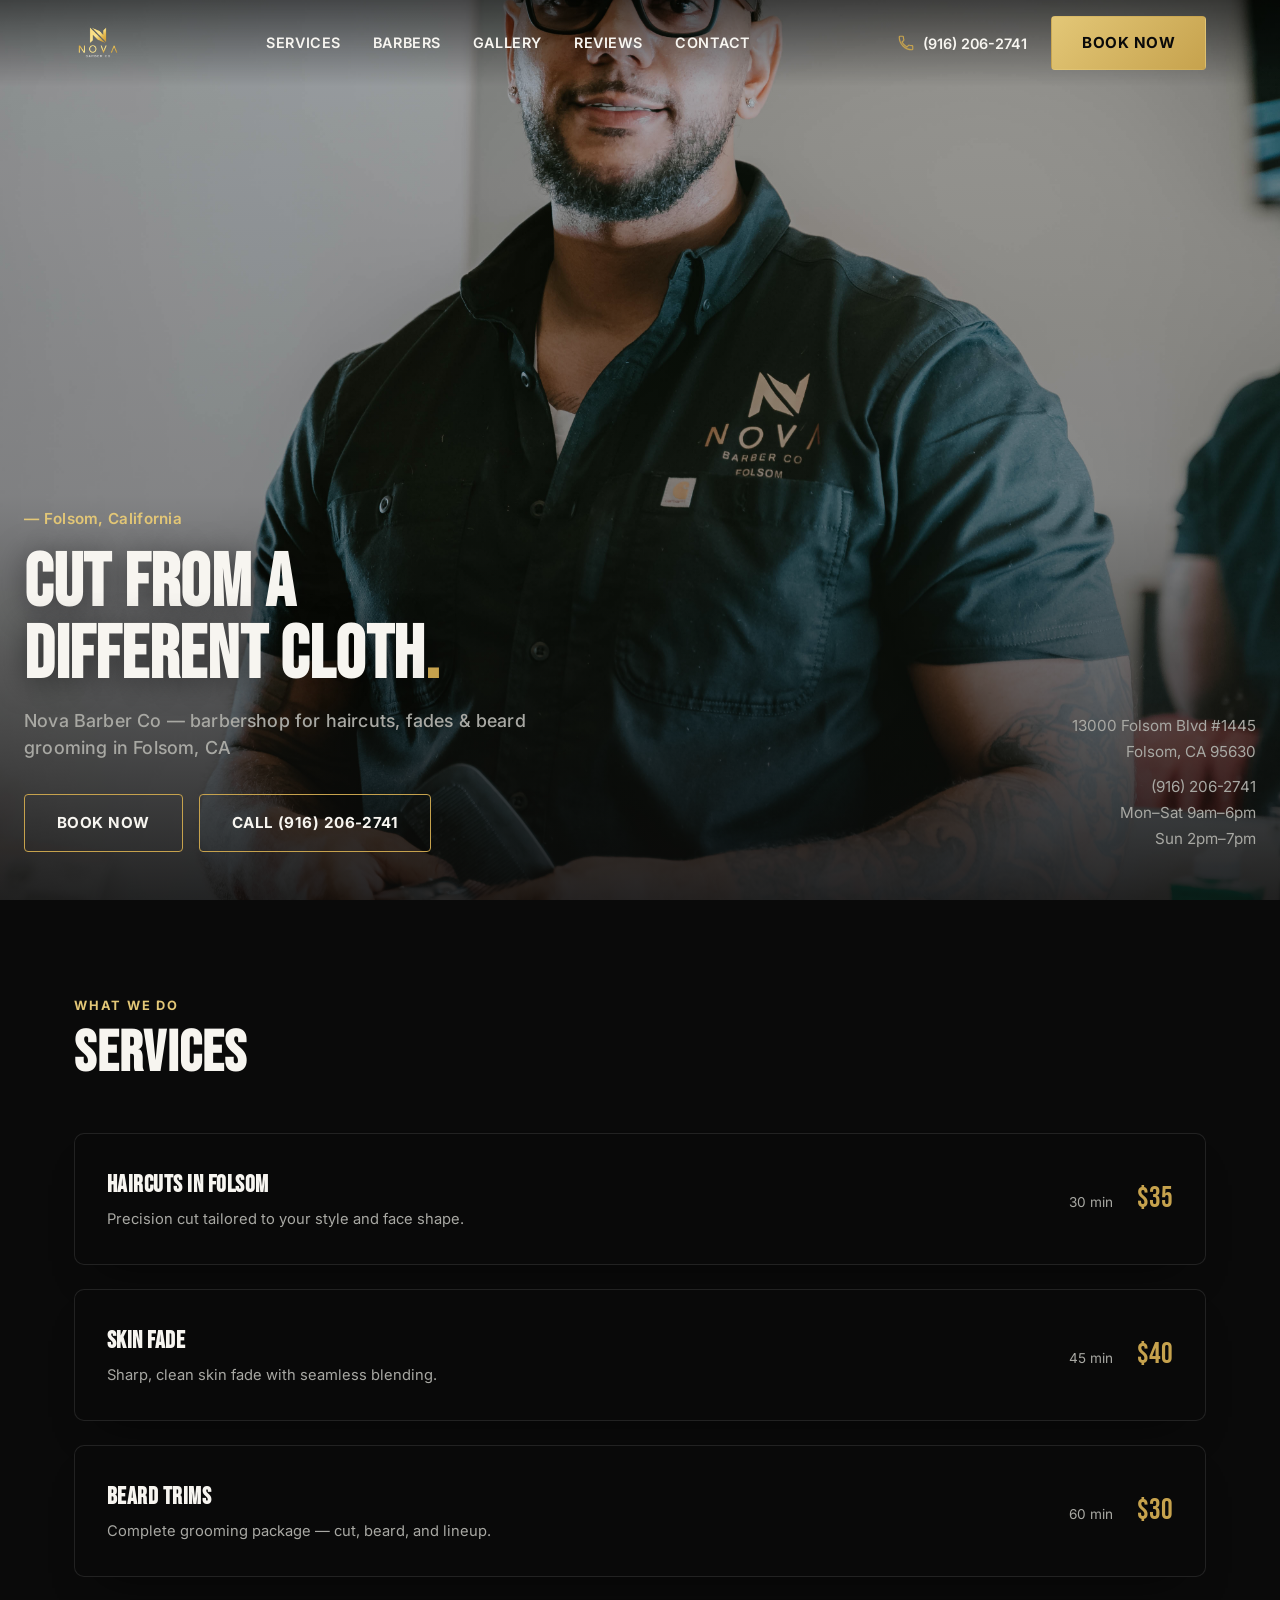
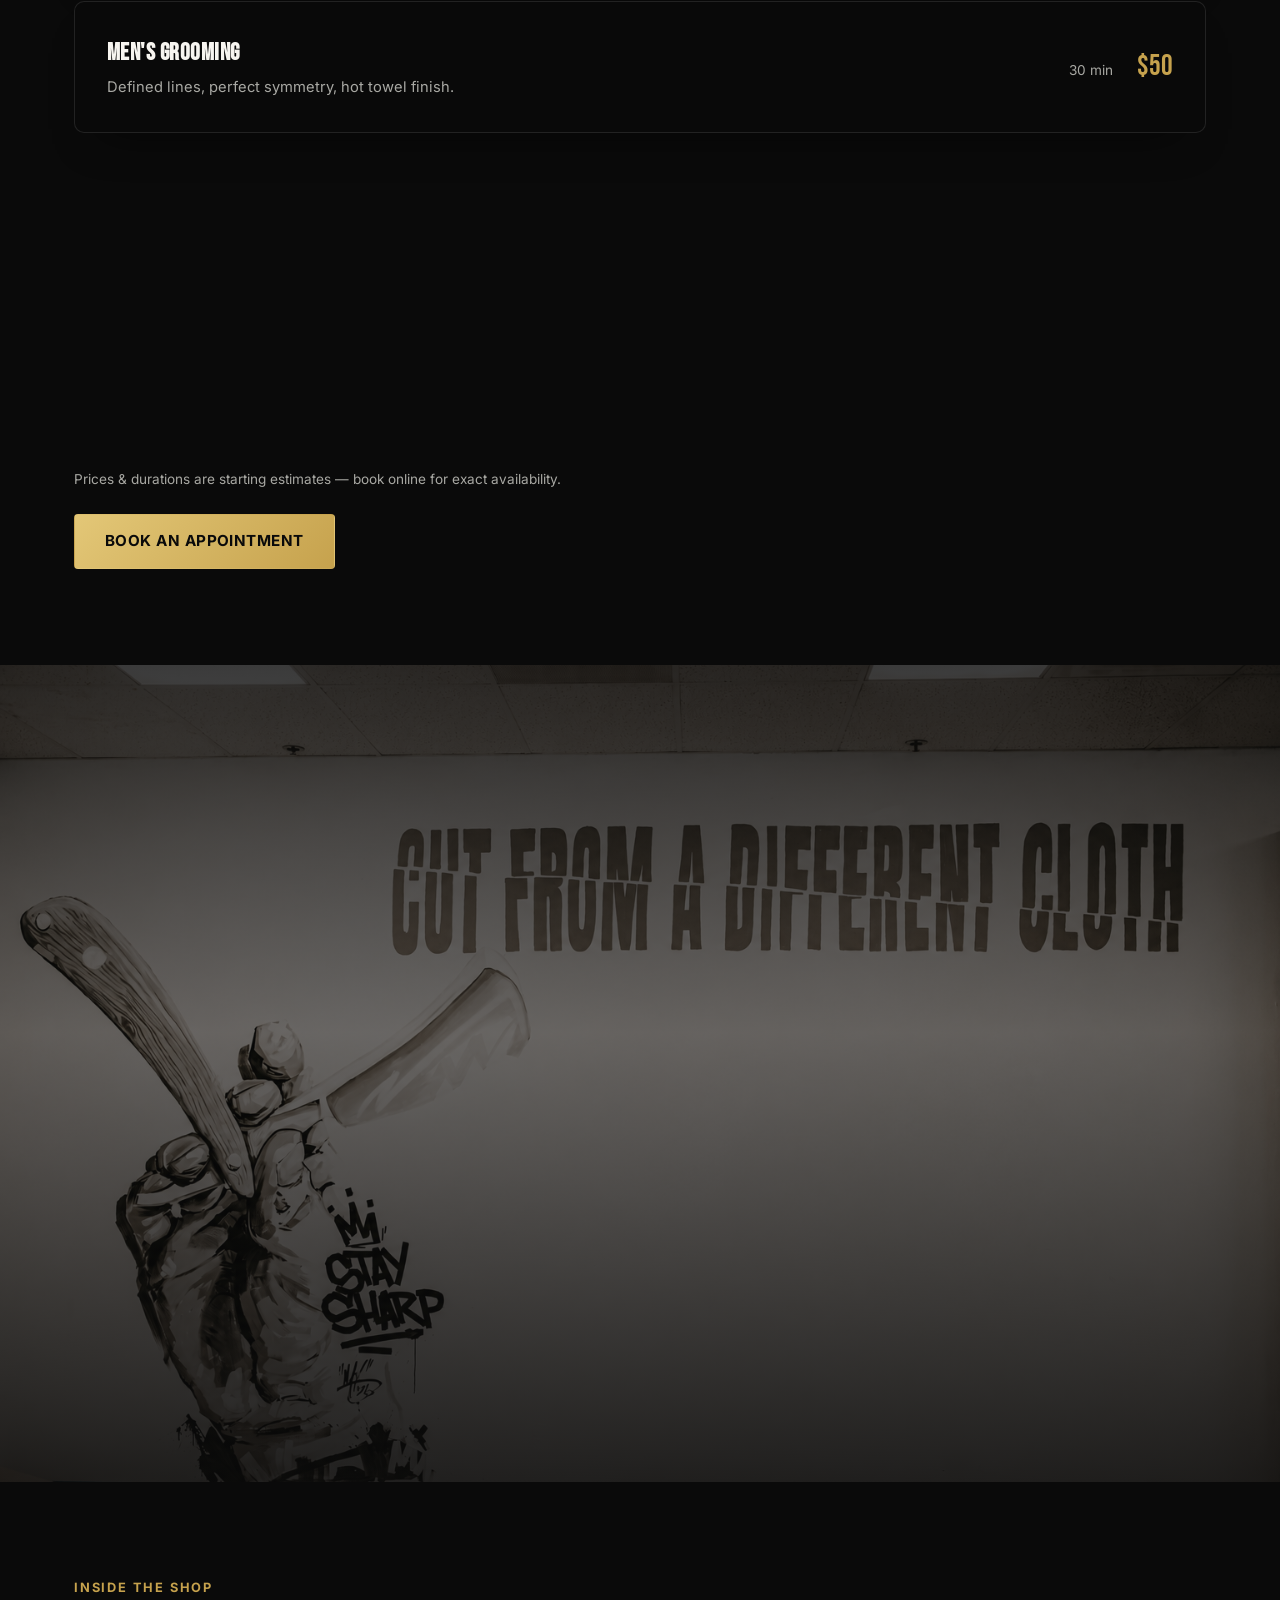
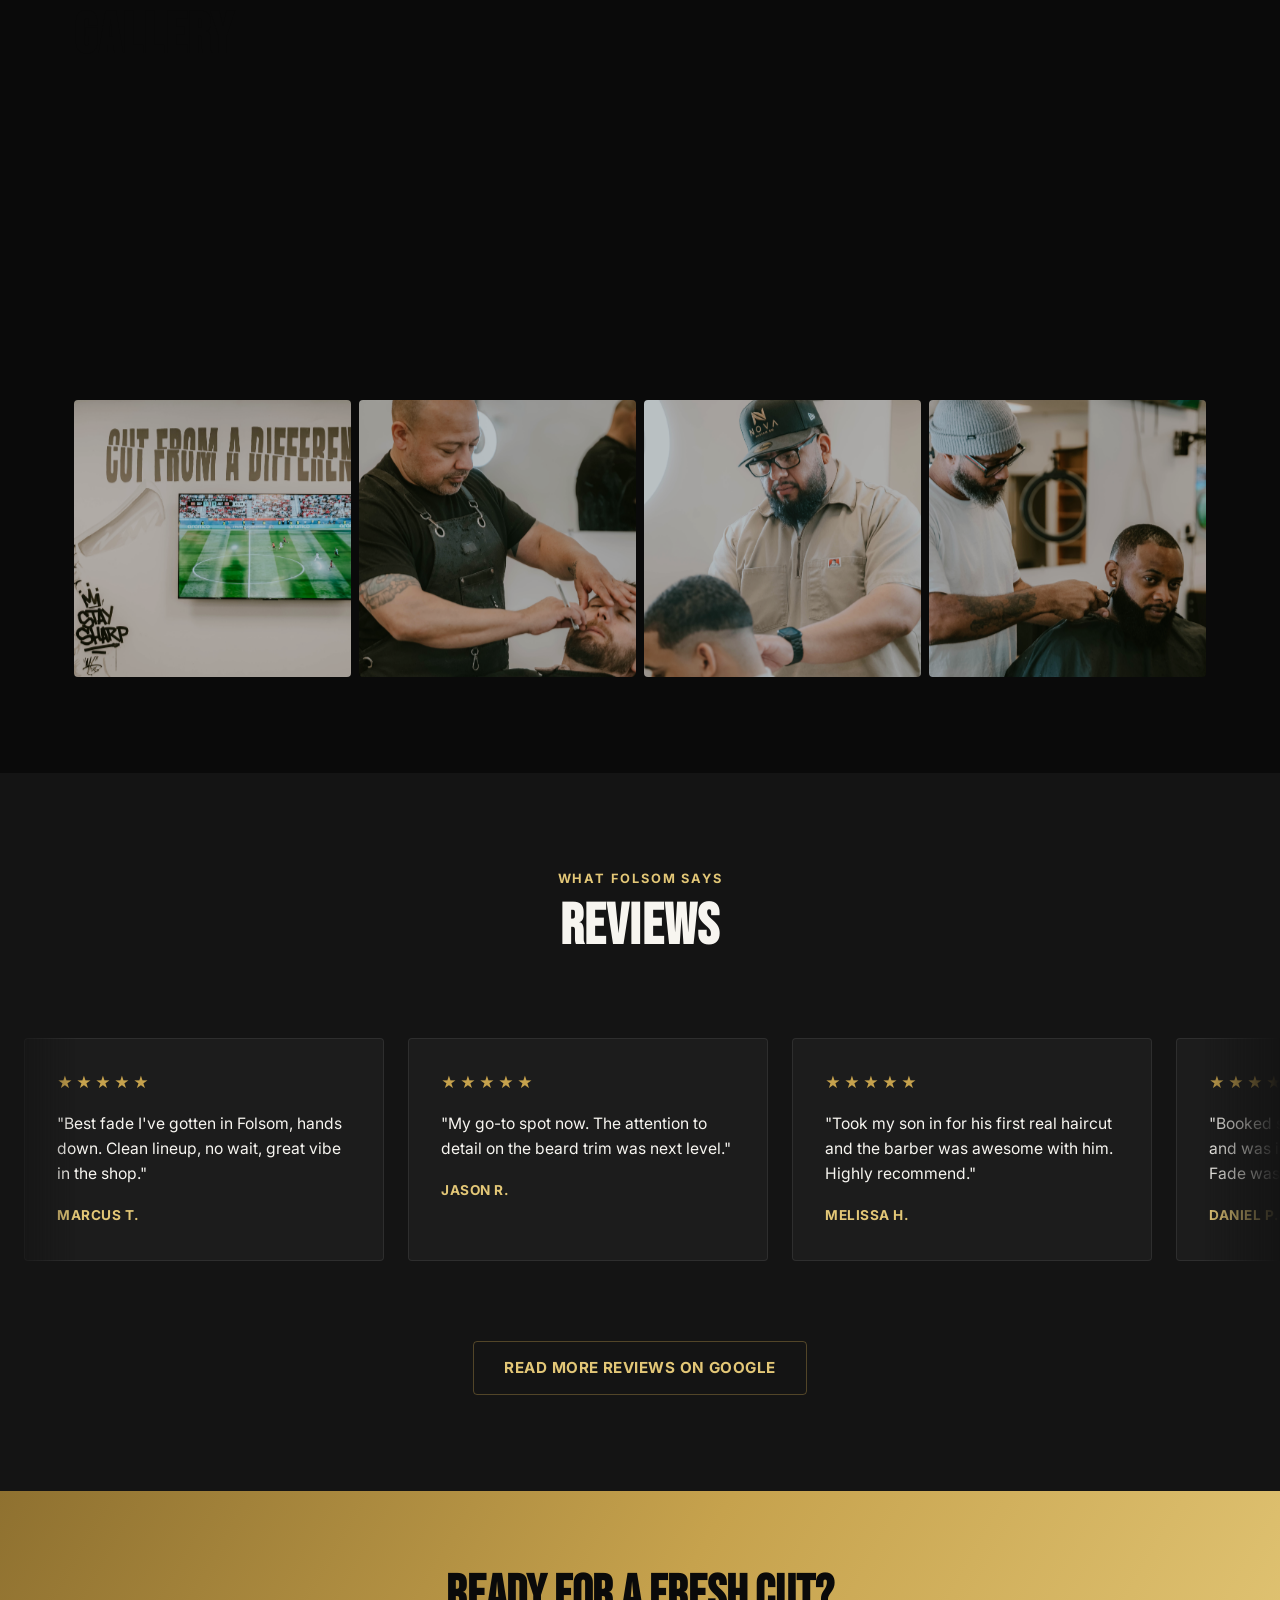
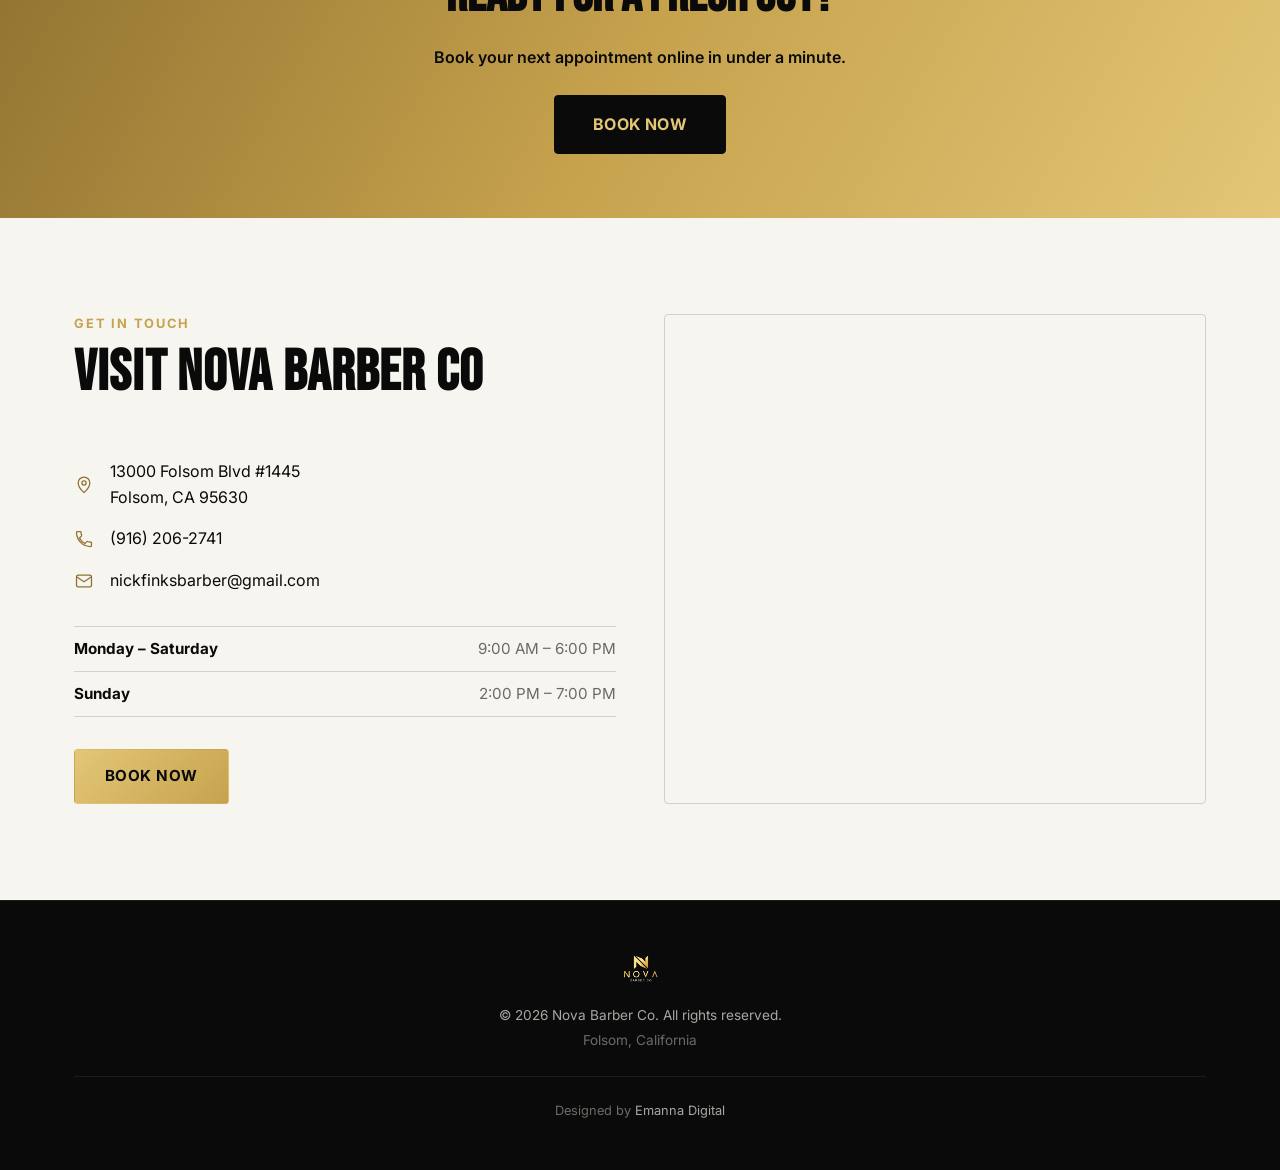
<file: index.html>
<!DOCTYPE html>
<html lang="en">
<head>
<meta charset="UTF-8">
<meta name="viewport" content="width=device-width, initial-scale=1.0">

<!-- Google tag (gtag.js) — GA4 -->
<script async src="https://www.googletagmanager.com/gtag/js?id=G-6K9HRZ054F"></script>
<script>
  window.dataLayer = window.dataLayer || [];
  function gtag(){dataLayer.push(arguments);}
  gtag('js', new Date());
  gtag('config', 'G-6K9HRZ054F');
</script>

<title>Nova Barber Co | Folsom, CA Barbershop — Haircuts &amp; Fades</title>
<meta name="description" content="Nova Barber Co — precision haircuts, fades, beard trims &amp; men's grooming in Folsom, CA. Book online today.">
<link rel="canonical" href="https://novabarberco.com/">
<link rel="icon" type="image/png" href="media/nova-logo-transparent.png">

<meta property="og:type" content="website">
<meta property="og:site_name" content="Nova Barber Co">
<meta property="og:title" content="Nova Barber Co | Folsom, CA Barbershop">
<meta property="og:description" content="Precision haircuts, fades, beard trims &amp; men's grooming in Folsom, CA. Book online today.">
<meta property="og:url" content="https://novabarberco.com/">
<meta property="og:image" content="https://novabarberco.com/media/nova-logo-transparent.png">
<meta name="twitter:card" content="summary_large_image">
<meta name="twitter:title" content="Nova Barber Co | Folsom, CA Barbershop">
<meta name="twitter:description" content="Precision haircuts, fades, beard trims &amp; men's grooming in Folsom, CA. Book online today.">
<meta name="twitter:image" content="https://novabarberco.com/media/nova-logo-transparent.png">
<link rel="preconnect" href="https://fonts.googleapis.com">
<link rel="preconnect" href="https://fonts.gstatic.com" crossorigin>
<link href="https://fonts.googleapis.com/css2?family=Bebas+Neue&family=Inter:wght@400;500;600;700;800&display=swap" rel="stylesheet">
<link rel="stylesheet" href="css/styles.css">
<script type="application/ld+json">
{
  "@context": "https://schema.org",
  "@type": "HairSalon",
  "name": "Nova Barber Co",
  "image": "https://novabarberco.com/media/nova-logo-transparent.png",
  "url": "https://novabarberco.com/",
  "telephone": "+1-916-206-2741",
  "email": "nickfinksbarber@gmail.com",
  "priceRange": "$$",
  "address": {
    "@type": "PostalAddress",
    "streetAddress": "13000 Folsom Blvd #1445",
    "addressLocality": "Folsom",
    "addressRegion": "CA",
    "postalCode": "95630",
    "addressCountry": "US"
  },
  "openingHoursSpecification": [
    {
      "@type": "OpeningHoursSpecification",
      "dayOfWeek": ["Monday", "Tuesday", "Wednesday", "Thursday", "Friday", "Saturday"],
      "opens": "09:00",
      "closes": "18:00"
    },
    {
      "@type": "OpeningHoursSpecification",
      "dayOfWeek": ["Sunday"],
      "opens": "14:00",
      "closes": "19:00"
    }
  ]
}
</script>
</head>
<body>

<div class="preloader" id="preloader" role="status" aria-live="polite">
  <div class="barber-pole">
    <span class="pole-cap pole-cap-top"></span>
    <span class="pole-stripes"></span>
    <span class="pole-cap pole-cap-bottom"></span>
  </div>
  <p class="preloader-text">Loading<span class="dot">.</span><span class="dot">.</span><span class="dot">.</span></p>
</div>

<a class="skip-link" href="#main-content">Skip to main content</a>

<!-- ============ HEADER / NAV ============ -->
<header class="site-header" id="siteHeader">
  <div class="header-inner">
    <a href="#top" class="logo-mark" aria-label="Nova Barber Co home">
      <img src="media/nova-logo-transparent.png" alt="Nova Barber Co logo">
    </a>

    <nav class="main-nav" id="mainNav" aria-label="Primary">
      <ul>
        <li><a href="#services">Services</a></li>
        <li><a href="team.html">Barbers</a></li>
        <li><a href="#gallery">Gallery</a></li>
        <li><a href="#reviews">Reviews</a></li>
        <li><a href="#contact">Contact</a></li>
      </ul>
    </nav>

    <div class="header-actions">
      <a href="tel:+19162062741" class="header-phone">
        <svg viewBox="0 0 24 24" fill="none" aria-hidden="true"><path d="M6.6 10.8c1.4 2.8 3.8 5.1 6.6 6.6l2.2-2.2c.3-.3.7-.4 1-.2 1.1.4 2.3.6 3.6.6.6 0 1 .4 1 1V20c0 .6-.4 1-1 1C10.6 21 3 13.4 3 4c0-.6.4-1 1-1h3.5c.6 0 1 .4 1 1 0 1.3.2 2.5.6 3.6.1.4 0 .8-.2 1L6.6 10.8z" stroke="currentColor" stroke-width="1.6"/></svg>
        <span>(916) 206-2741</span>
      </a>
      <a href="https://booksy.com/en-us/1735048_nova-barber-co_barber-shop_119563_folsom" target="_blank" rel="noopener" class="btn btn-gold header-book">Book Now</a>
    </div>

    <button class="nav-toggle" id="navToggle" aria-label="Toggle menu" aria-expanded="false" aria-controls="mainNav">
      <span></span><span></span><span></span>
    </button>
  </div>
</header>

<div class="nav-scrim" id="navScrim"></div>

<main id="main-content">

  <!-- ============ HERO ============ -->
  <section class="hero" id="top">
    <div class="hero-media">
      <video autoplay muted loop playsinline webkit-playsinline="true" preload="auto" poster="media/TAP09885.jpg">
        <source src="media/nova-interior.mp4" type="video/mp4">
      </video>
      <div class="hero-overlay"></div>
    </div>

    <div class="hero-bottom">
      <div class="hero-bottom-left">
        <p class="hero-eyebrow">— Folsom, California</p>
        <h1 class="hero-heading">Cut From A<br>Different Cloth<span class="hero-dot">.</span><span class="hero-h1-sub">Nova Barber Co — barbershop for haircuts, fades &amp; beard grooming in Folsom, CA</span></h1>
        <div class="hero-ctas">
          <a href="https://booksy.com/en-us/1735048_nova-barber-co_barber-shop_119563_folsom" target="_blank" rel="noopener" class="btn btn-outline-hero">Book Now</a>
          <a href="tel:+19162062741" class="btn btn-outline-hero">Call (916) 206-2741</a>
        </div>
      </div>

      <div class="hero-bottom-right">
        <p>13000 Folsom Blvd #1445</p>
        <p>Folsom, CA 95630</p>
        <p class="hero-bottom-gap">(916) 206-2741</p>
        <p>Mon–Sat 9am–6pm</p>
        <p>Sun 2pm–7pm</p>
      </div>
    </div>
  </section>

  <!-- ============ SERVICES ============ -->
  <section class="services" id="services">
    <div class="section-inner">
      <p class="section-eyebrow section-eyebrow--light">What We Do</p>
      <h2 class="section-title section-title--light">Services</h2>

      <ul class="service-list">
        <li class="service-row">
          <div class="service-info">
            <h3>Haircuts in Folsom</h3>
            <p>Precision cut tailored to your style and face shape.</p>
          </div>
          <div class="service-meta">

            <span class="service-time">30 min</span>

            <span class="service-price">$35</span>

          </div>
        </li>
        <li class="service-row">
          <div class="service-info">
            <h3>Skin Fade</h3>
            <p>Sharp, clean skin fade with seamless blending.</p>
          </div>
          <div class="service-meta">

            <span class="service-time">45 min</span>

            <span class="service-price">$40</span>

          </div>
        </li>
        <li class="service-row">
          <div class="service-info">
            <h3>Beard Trims</h3>
            <p>Complete grooming package — cut, beard, and lineup.</p>
          </div>
          <div class="service-meta">

            <span class="service-time">60 min</span>

            <span class="service-price">$30</span>

          </div>
        </li>
        <li class="service-row">
          <div class="service-info">
            <h3>Men's Grooming</h3>
            <p>Defined lines, perfect symmetry, hot towel finish.</p>
          </div>
          <div class="service-meta">

            <span class="service-time">30 min</span>

            <span class="service-price">$50</span>

          </div>
        </li>
        <li class="service-row">
          <div class="service-info">
            <h3>Kids Haircuts</h3>
            <p>Fresh cuts for the younger generation. Under 12.</p>
          </div>
          <div class="service-meta">

            <span class="service-time">30 min</span>

            <span class="service-price">$30</span>

          </div>
        </li>
        <li class="service-row">
          <div class="service-info">
            <h3>Taper Fades</h3>
            <p>Clean, gradual fade with natural blending and sharp edges.</p>
          </div>
          <div class="service-meta">

            <span class="service-time">75 min</span>

            <span class="service-price">$40</span>

          </div>
        </li>
      </ul>

      <p class="service-note">Prices &amp; durations are starting estimates — book online for exact availability.</p>
      <a href="https://booksy.com/en-us/1735048_nova-barber-co_barber-shop_119563_folsom" target="_blank" rel="noopener" class="btn btn-gold">Book an Appointment</a>
    </div>
  </section>

  <!-- ============ TEAM TEASER ============ -->
  <section class="team-teaser">
    <div class="team-teaser-media">
      <img src="media/mural-stay-sharp.png" alt="Cut From A Different Cloth mural wall at Nova Barber Co" loading="lazy">
      <div class="team-teaser-overlay"></div>
    </div>

    <div class="section-inner team-teaser-content">
      <p class="section-eyebrow section-eyebrow--light">The Chair Is Only Half The Story</p>
      <h2 class="team-teaser-title">Meet The Barbers</h2>

      <div class="team-teaser-avatars">
        <img src="media/TAP09873.jpg" alt="Keith">
        <img src="media/TAP09878.jpg" alt="Nick">
        <img src="media/TAP09868.jpg" alt="Bryan">
        <img src="media/TAP09884.jpg" alt="TJ">
        <img src="media/marcos.png" alt="Marcos">
      </div>

      <p class="team-teaser-sub">Five barbers, one standard — precision, consistency, and a shop culture built by founder Nick Finks.</p>
      <a href="team.html" class="btn btn-outline-hero">Learn More About Our Team</a>
    </div>
  </section>

  <!-- ============ GALLERY ============ -->
  <section class="gallery" id="gallery">
    <div class="section-inner">
      <p class="section-eyebrow">Inside The Shop</p>
      <h2 class="section-title">Gallery</h2>

      <div class="gallery-grid">
        <div class="gallery-item">
          <div class="gallery-frame">
            <img src="media/TAP09885.jpg" alt="Nova Barber Co waiting area and mural" loading="lazy">
          </div>
          <span class="gallery-shine" aria-hidden="true"></span>
        </div>
        <div class="gallery-item">
          <div class="gallery-frame">
            <img src="media/TAP09859.jpg" alt="Fresh fade haircut in progress" loading="lazy">
          </div>
          <span class="gallery-shine" aria-hidden="true"></span>
        </div>
        <div class="gallery-item">
          <div class="gallery-frame">
            <img src="media/TAP09862.jpg" alt="Barber giving a straight razor lineup" loading="lazy">
          </div>
          <span class="gallery-shine" aria-hidden="true"></span>
        </div>
        <div class="gallery-item">
          <div class="gallery-frame">
            <img src="media/TAP09876.jpg" alt="Barber styling braids for a client" loading="lazy">
          </div>
          <span class="gallery-shine" aria-hidden="true"></span>
        </div>
        <div class="gallery-item">
          <div class="gallery-frame">
            <img src="media/TAP09861.jpg" alt="Cut From A Different Cloth mural wall" loading="lazy">
          </div>
          <span class="gallery-shine" aria-hidden="true"></span>
        </div>
        <div class="gallery-item">
          <div class="gallery-frame">
            <img src="media/TAP09852.jpg" alt="Barber giving a beard lineup" loading="lazy">
          </div>
          <span class="gallery-shine" aria-hidden="true"></span>
        </div>
        <div class="gallery-item">
          <div class="gallery-frame">
            <img src="media/TAP09870.jpg" alt="Barber giving a client a skin fade" loading="lazy">
          </div>
          <span class="gallery-shine" aria-hidden="true"></span>
        </div>
        <div class="gallery-item">
          <div class="gallery-frame">
            <img src="media/TAP09875.jpg" alt="Barber finishing a straight razor shave" loading="lazy">
          </div>
          <span class="gallery-shine" aria-hidden="true"></span>
        </div>
      </div>
    </div>
  </section>

  <!-- ============ TESTIMONIALS ============ -->
  <section class="testimonials" id="reviews">
    <div class="section-inner testimonials-head">
      <p class="section-eyebrow section-eyebrow--light">What Folsom Says</p>
      <h2 class="section-title section-title--light">Reviews</h2>
    </div>

    <!-- Placeholder testimonials with illustrative reviewer names — swap in real Google reviews when ready -->
    <div class="marquee">
      <div class="marquee-track">
        <blockquote class="testimonial-card">
          <div class="stars" aria-label="5 out of 5 stars">★★★★★</div>
          <p>"Best fade I've gotten in Folsom, hands down. Clean lineup, no wait, great vibe in the shop."</p>
          <cite>Marcus T.</cite>
        </blockquote>
        <blockquote class="testimonial-card">
          <div class="stars" aria-label="5 out of 5 stars">★★★★★</div>
          <p>"My go-to spot now. The attention to detail on the beard trim was next level."</p>
          <cite>Jason R.</cite>
        </blockquote>
        <blockquote class="testimonial-card">
          <div class="stars" aria-label="5 out of 5 stars">★★★★★</div>
          <p>"Took my son in for his first real haircut and the barber was awesome with him. Highly recommend."</p>
          <cite>Melissa H.</cite>
        </blockquote>
        <blockquote class="testimonial-card">
          <div class="stars" aria-label="5 out of 5 stars">★★★★★</div>
          <p>"Booked same-day through the app and was in the chair ten minutes later. Fade was razor sharp."</p>
          <cite>Daniel P.</cite>
        </blockquote>
        <blockquote class="testimonial-card">
          <div class="stars" aria-label="5 out of 5 stars">★★★★★</div>
          <p>"Been to a lot of barbershops around Folsom — this is the only one I stick with."</p>
          <cite>Andre W.</cite>
        </blockquote>
        <blockquote class="testimonial-card">
          <div class="stars" aria-label="5 out of 5 stars">★★★★★</div>
          <p>"Hot towel shave was worth every penny. Relaxing, and the results speak for themselves."</p>
          <cite>Chris B.</cite>
        </blockquote>
        <blockquote class="testimonial-card">
          <div class="stars" aria-label="5 out of 5 stars">★★★★★</div>
          <p>"Clean shop, good music, barbers who actually listen to what you ask for."</p>
          <cite>Tyler S.</cite>
        </blockquote>
        <blockquote class="testimonial-card">
          <div class="stars" aria-label="5 out of 5 stars">★★★★★</div>
          <p>"Consistent quality every single visit. That's rare these days."</p>
          <cite>Omar K.</cite>
        </blockquote>
        <!-- duplicate set for seamless loop -->
        <blockquote class="testimonial-card" aria-hidden="true">
          <div class="stars" aria-label="5 out of 5 stars">★★★★★</div>
          <p>"Best fade I've gotten in Folsom, hands down. Clean lineup, no wait, great vibe in the shop."</p>
          <cite>Marcus T.</cite>
        </blockquote>
        <blockquote class="testimonial-card" aria-hidden="true">
          <div class="stars" aria-label="5 out of 5 stars">★★★★★</div>
          <p>"My go-to spot now. The attention to detail on the beard trim was next level."</p>
          <cite>Jason R.</cite>
        </blockquote>
        <blockquote class="testimonial-card" aria-hidden="true">
          <div class="stars" aria-label="5 out of 5 stars">★★★★★</div>
          <p>"Took my son in for his first real haircut and the barber was awesome with him. Highly recommend."</p>
          <cite>Melissa H.</cite>
        </blockquote>
        <blockquote class="testimonial-card" aria-hidden="true">
          <div class="stars" aria-label="5 out of 5 stars">★★★★★</div>
          <p>"Booked same-day through the app and was in the chair ten minutes later. Fade was razor sharp."</p>
          <cite>Daniel P.</cite>
        </blockquote>
        <blockquote class="testimonial-card" aria-hidden="true">
          <div class="stars" aria-label="5 out of 5 stars">★★★★★</div>
          <p>"Been to a lot of barbershops around Folsom — this is the only one I stick with."</p>
          <cite>Andre W.</cite>
        </blockquote>
        <blockquote class="testimonial-card" aria-hidden="true">
          <div class="stars" aria-label="5 out of 5 stars">★★★★★</div>
          <p>"Hot towel shave was worth every penny. Relaxing, and the results speak for themselves."</p>
          <cite>Chris B.</cite>
        </blockquote>
        <blockquote class="testimonial-card" aria-hidden="true">
          <div class="stars" aria-label="5 out of 5 stars">★★★★★</div>
          <p>"Clean shop, good music, barbers who actually listen to what you ask for."</p>
          <cite>Tyler S.</cite>
        </blockquote>
        <blockquote class="testimonial-card" aria-hidden="true">
          <div class="stars" aria-label="5 out of 5 stars">★★★★★</div>
          <p>"Consistent quality every single visit. That's rare these days."</p>
          <cite>Omar K.</cite>
        </blockquote>
      </div>
    </div>

    <div class="section-inner testimonials-cta">
      <a href="https://share.google/5lf43luX8XE6FZ7kQ" target="_blank" rel="noopener" class="btn btn-outline-light">Read More Reviews on Google</a>
    </div>
  </section>

  <!-- ============ BOOKING CTA BANNER ============ -->
  <section class="cta-banner">
    <div class="section-inner cta-inner">
      <h2>Ready For A Fresh Cut?</h2>
      <p>Book your next appointment online in under a minute.</p>
      <a href="https://booksy.com/en-us/1735048_nova-barber-co_barber-shop_119563_folsom" target="_blank" rel="noopener" class="btn btn-black btn-lg">Book Now</a>
    </div>
  </section>

  <!-- ============ CONTACT ============ -->
  <section class="contact" id="contact">
    <div class="section-inner contact-inner">
      <div class="contact-info">
        <p class="section-eyebrow">Get In Touch</p>
        <h2 class="section-title">Visit Nova Barber Co</h2>

        <ul class="contact-list">
          <li>
            <svg viewBox="0 0 24 24" fill="none" aria-hidden="true"><path d="M12 21s7-6.1 7-11.5A7 7 0 0 0 5 9.5C5 14.9 12 21 12 21z" stroke="currentColor" stroke-width="1.5"/><circle cx="12" cy="9.5" r="2.5" stroke="currentColor" stroke-width="1.5"/></svg>
            <a href="https://www.google.com/maps/search/?api=1&query=13000+Folsom+Blvd+%231445+Folsom+CA+95630" target="_blank" rel="noopener">13000 Folsom Blvd #1445<br>Folsom, CA 95630</a>
          </li>
          <li>
            <svg viewBox="0 0 24 24" fill="none" aria-hidden="true"><path d="M6.6 10.8c1.4 2.8 3.8 5.1 6.6 6.6l2.2-2.2c.3-.3.7-.4 1-.2 1.1.4 2.3.6 3.6.6.6 0 1 .4 1 1V20c0 .6-.4 1-1 1C10.6 21 3 13.4 3 4c0-.6.4-1 1-1h3.5c.6 0 1 .4 1 1 0 1.3.2 2.5.6 3.6.1.4 0 .8-.2 1L6.6 10.8z" stroke="currentColor" stroke-width="1.5"/></svg>
            <a href="tel:+19162062741">(916) 206-2741</a>
          </li>
          <li>
            <svg viewBox="0 0 24 24" fill="none" aria-hidden="true"><rect x="3" y="5" width="18" height="14" rx="2" stroke="currentColor" stroke-width="1.5"/><path d="M3 7l9 6 9-6" stroke="currentColor" stroke-width="1.5"/></svg>
            <a href="mailto:nickfinksbarber@gmail.com">nickfinksbarber@gmail.com</a>
          </li>
        </ul>

        <div class="hours-table">
          <div><span>Monday – Saturday</span><span>9:00 AM – 6:00 PM</span></div>
          <div><span>Sunday</span><span>2:00 PM – 7:00 PM</span></div>
        </div>

        <a href="https://booksy.com/en-us/1735048_nova-barber-co_barber-shop_119563_folsom" target="_blank" rel="noopener" class="btn btn-gold">Book Now</a>
      </div>

      <div class="contact-map">
        <iframe
          title="Nova Barber Co location map"
          src="https://www.google.com/maps?q=13000+Folsom+Blvd+%231445,+Folsom,+CA+95630&output=embed"
          loading="lazy"
          referrerpolicy="no-referrer-when-downgrade">
        </iframe>
      </div>
    </div>
  </section>

</main>

<!-- ============ FOOTER ============ -->
<footer class="site-footer">
  <div class="section-inner footer-inner">
    <img src="media/nova-logo-transparent.png" alt="Nova Barber Co" class="footer-logo">
    <p>&copy; <span id="year"></span> Nova Barber Co. All rights reserved.</p>
    <p class="footer-location">Folsom, California</p>
    <p class="footer-credit">Designed by <a href="https://emannadigital.com" target="_blank" rel="noopener">Emanna Digital</a></p>
  </div>
</footer>

<a href="https://booksy.com/en-us/1735048_nova-barber-co_barber-shop_119563_folsom" target="_blank" rel="noopener" class="mobile-book-bar">Book Now</a>

<script src="js/script.js"></script>
</body>
</html>
</file>
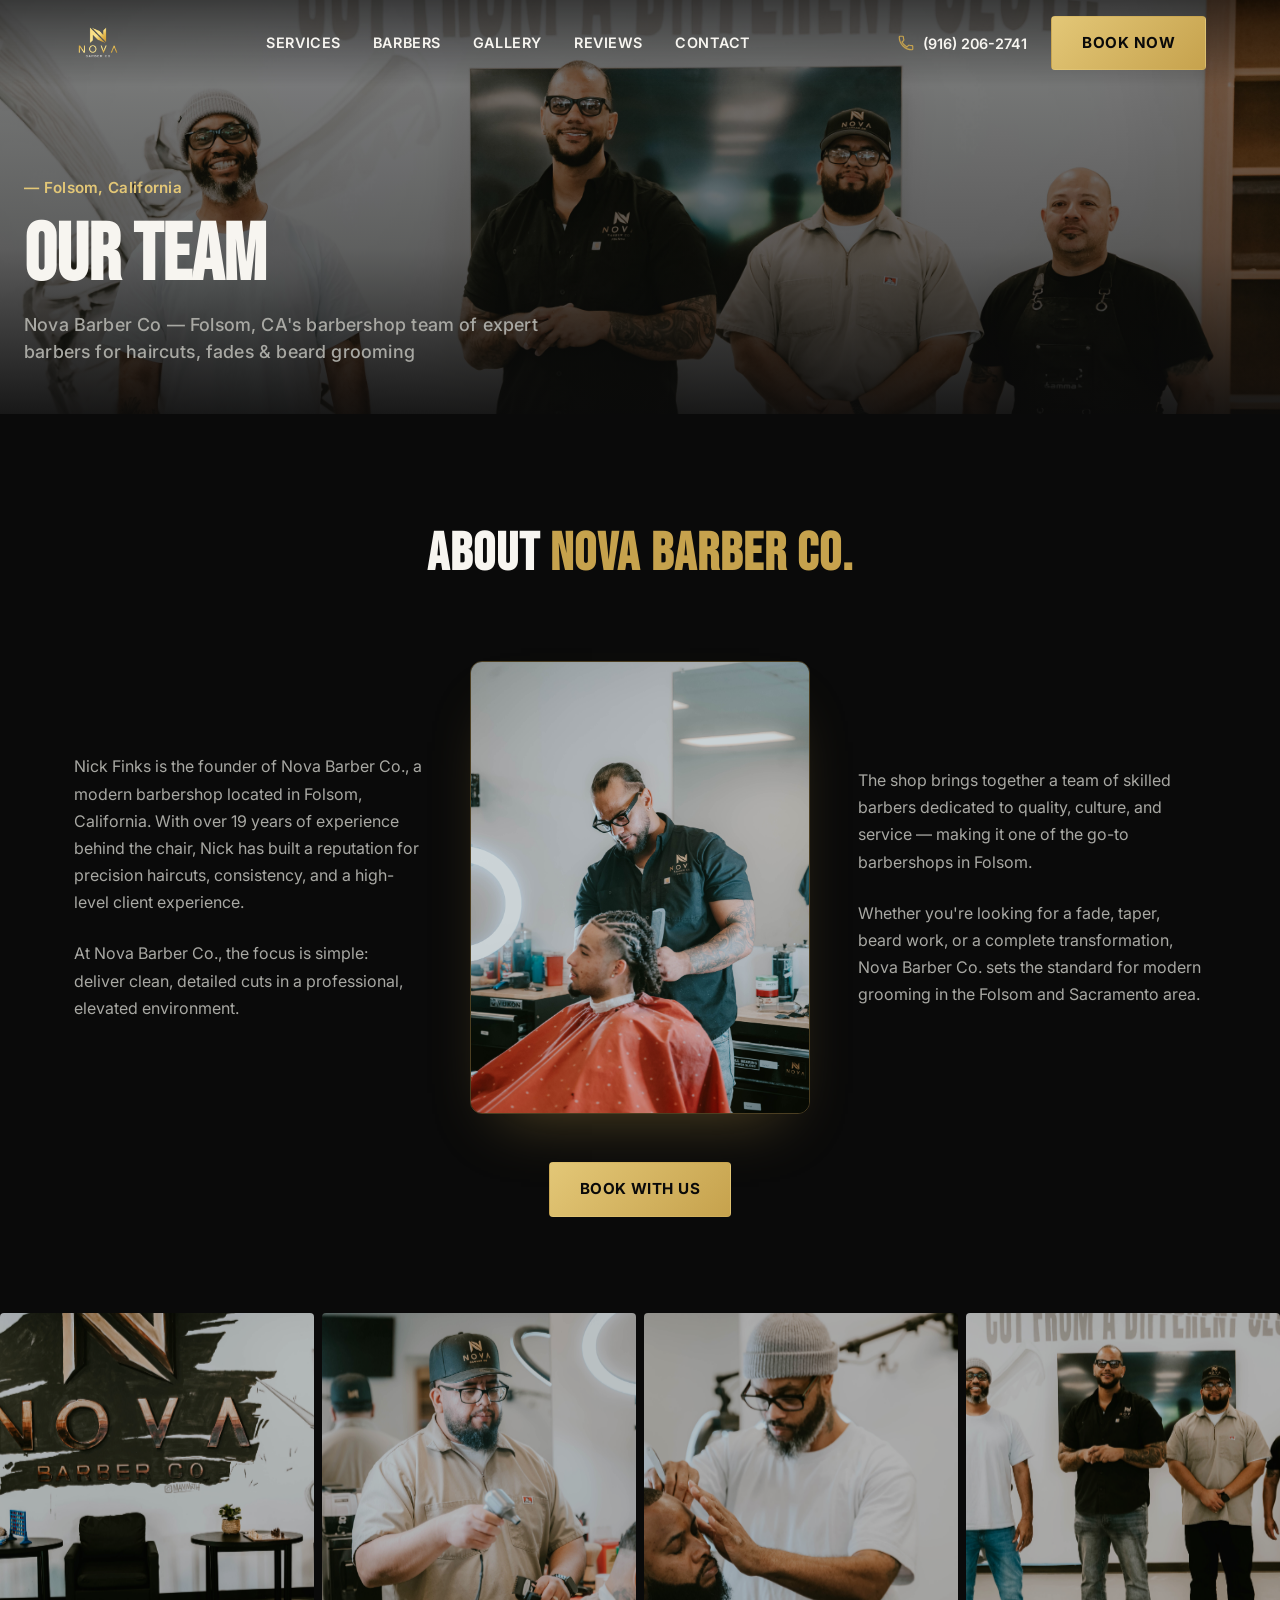
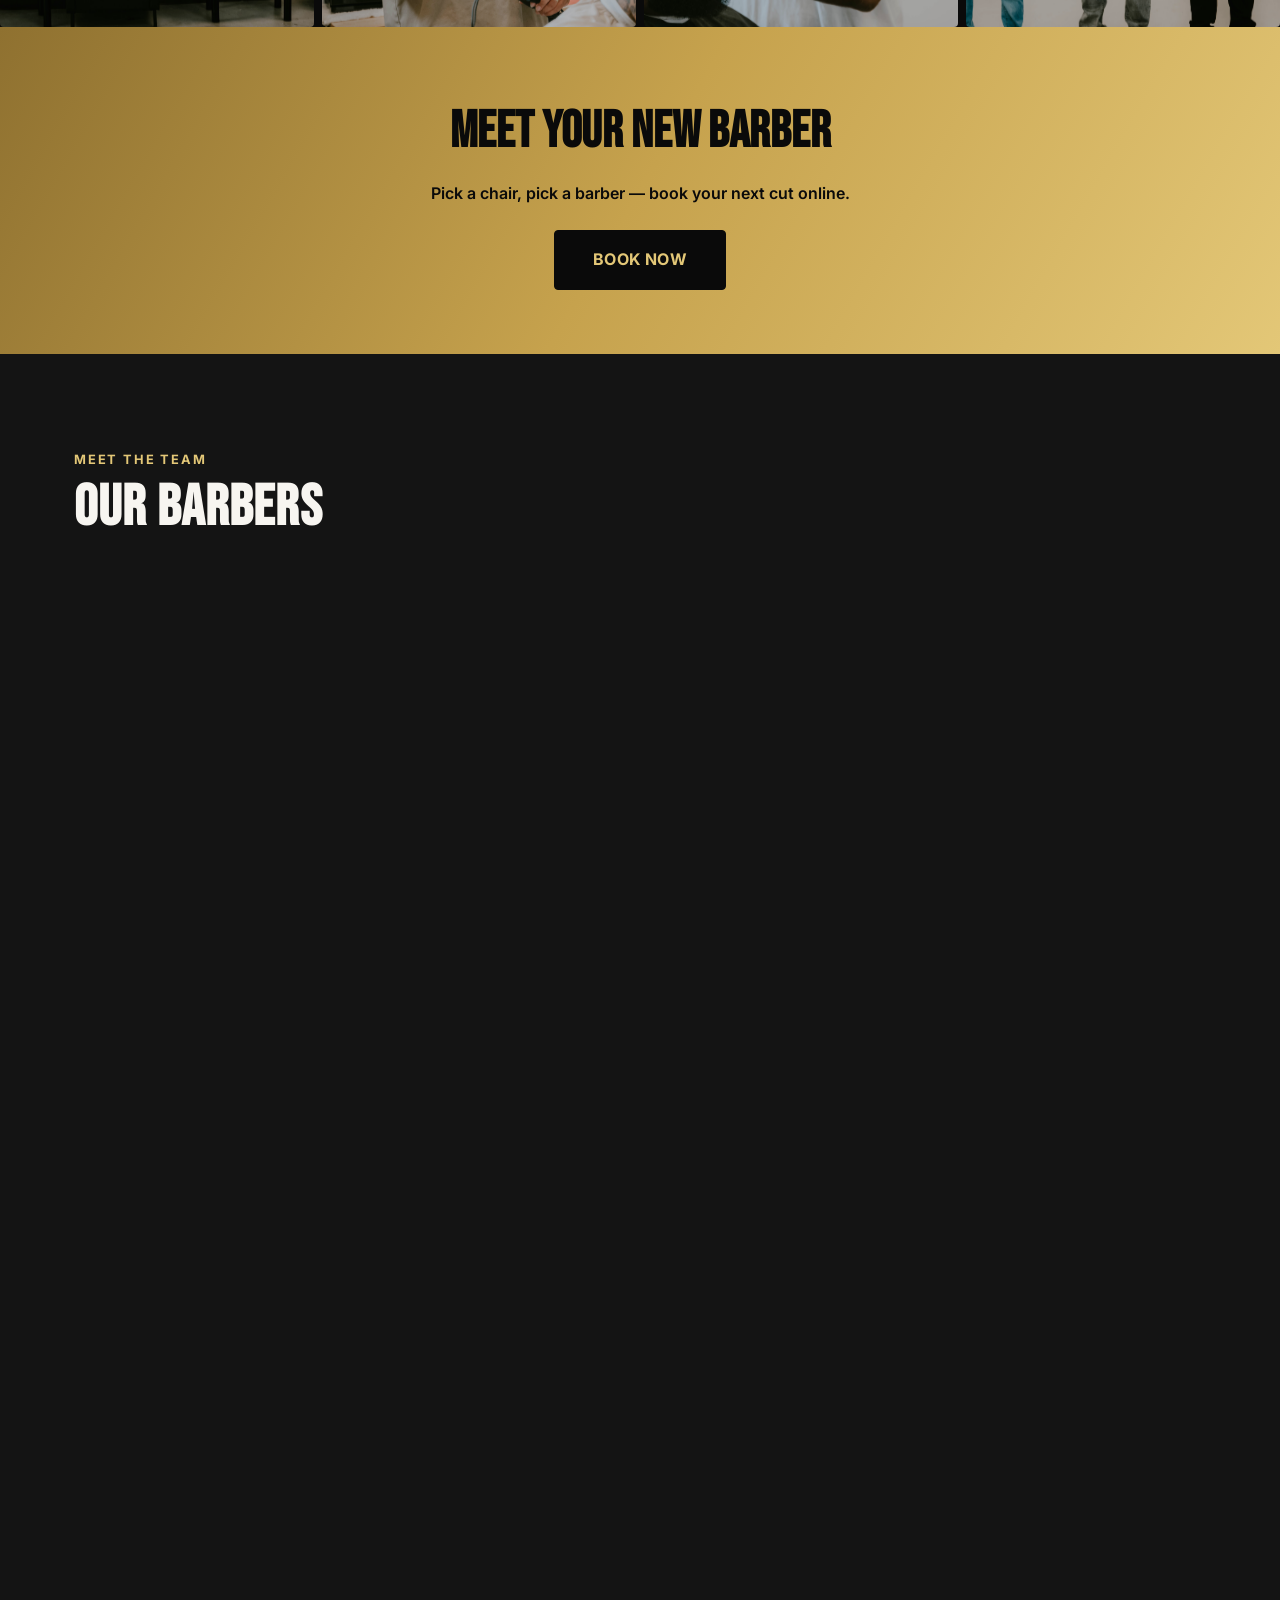
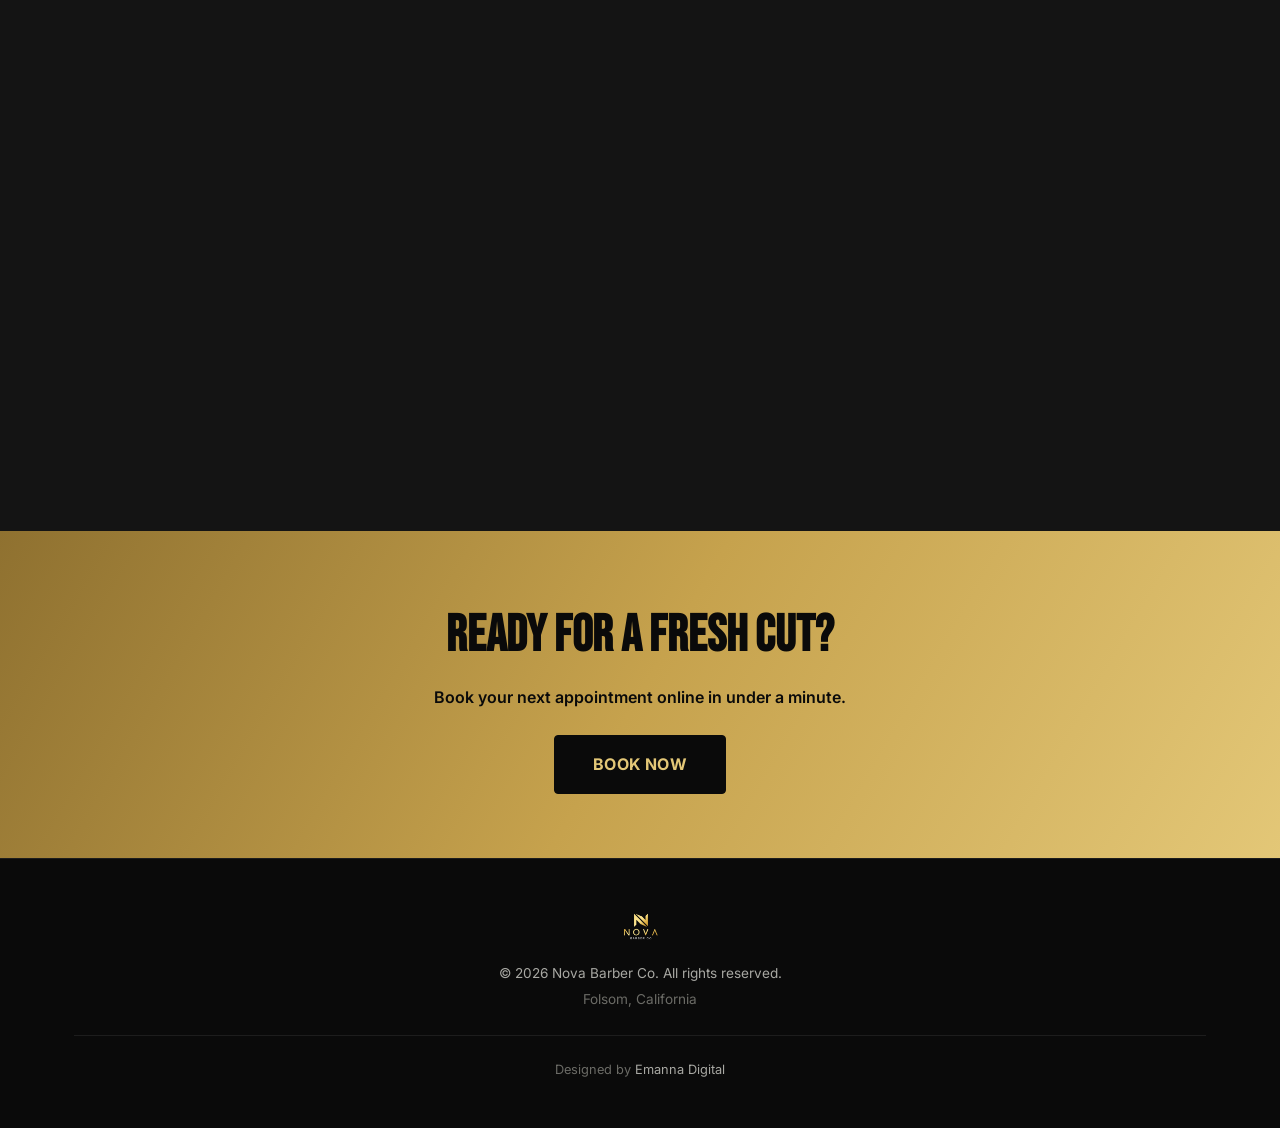
<file: team.html>
<!DOCTYPE html>
<html lang="en">
<head>
<meta charset="UTF-8">
<meta name="viewport" content="width=device-width, initial-scale=1.0">

<!-- Google tag (gtag.js) — GA4 -->
<script async src="https://www.googletagmanager.com/gtag/js?id=G-6K9HRZ054F"></script>
<script>
  window.dataLayer = window.dataLayer || [];
  function gtag(){dataLayer.push(arguments);}
  gtag('js', new Date());
  gtag('config', 'G-6K9HRZ054F');
</script>

<title>Meet Our Barbers | Nova Barber Co — Folsom, CA Barbershop</title>
<meta name="description" content="Meet Nick Finks, founder of Nova Barber Co, and the barbers behind Folsom's precision haircuts, fades, and grooming.">
<link rel="canonical" href="https://novabarberco.com/team.html">
<link rel="icon" type="image/png" href="media/nova-logo-transparent.png">

<meta property="og:type" content="website">
<meta property="og:site_name" content="Nova Barber Co">
<meta property="og:title" content="Meet Our Barbers | Nova Barber Co">
<meta property="og:description" content="Meet Nick Finks, founder of Nova Barber Co, and the barbers behind Folsom's precision haircuts, fades, and grooming.">
<meta property="og:url" content="https://novabarberco.com/team.html">
<meta property="og:image" content="https://novabarberco.com/media/nova-logo-transparent.png">
<meta name="twitter:card" content="summary_large_image">
<meta name="twitter:title" content="Meet Our Barbers | Nova Barber Co">
<meta name="twitter:description" content="Meet Nick Finks, founder of Nova Barber Co, and the barbers behind Folsom's precision haircuts, fades, and grooming.">
<meta name="twitter:image" content="https://novabarberco.com/media/nova-logo-transparent.png">
<link rel="preconnect" href="https://fonts.googleapis.com">
<link rel="preconnect" href="https://fonts.gstatic.com" crossorigin>
<link href="https://fonts.googleapis.com/css2?family=Bebas+Neue&family=Inter:wght@400;500;600;700;800&display=swap" rel="stylesheet">
<link rel="stylesheet" href="css/styles.css">
<script type="application/ld+json">
{
  "@context": "https://schema.org",
  "@type": "HairSalon",
  "name": "Nova Barber Co",
  "image": "https://novabarberco.com/media/nova-logo-transparent.png",
  "url": "https://novabarberco.com/team.html",
  "telephone": "+1-916-206-2741",
  "email": "nickfinksbarber@gmail.com",
  "priceRange": "$$",
  "address": {
    "@type": "PostalAddress",
    "streetAddress": "13000 Folsom Blvd #1445",
    "addressLocality": "Folsom",
    "addressRegion": "CA",
    "postalCode": "95630",
    "addressCountry": "US"
  },
  "openingHoursSpecification": [
    {
      "@type": "OpeningHoursSpecification",
      "dayOfWeek": ["Monday", "Tuesday", "Wednesday", "Thursday", "Friday", "Saturday"],
      "opens": "09:00",
      "closes": "18:00"
    },
    {
      "@type": "OpeningHoursSpecification",
      "dayOfWeek": ["Sunday"],
      "opens": "14:00",
      "closes": "19:00"
    }
  ],
  "employee": [
    { "@type": "Person", "name": "Nick Finks", "jobTitle": "Owner & Founder" },
    { "@type": "Person", "name": "Keith", "jobTitle": "Master Barber" },
    { "@type": "Person", "name": "Bryan", "jobTitle": "Barber" },
    { "@type": "Person", "name": "TJ", "jobTitle": "Barber" },
    { "@type": "Person", "name": "Marcos Valencia", "jobTitle": "Barber" }
  ]
}
</script>
</head>
<body>

<div class="preloader" id="preloader" role="status" aria-live="polite">
  <div class="barber-pole">
    <span class="pole-cap pole-cap-top"></span>
    <span class="pole-stripes"></span>
    <span class="pole-cap pole-cap-bottom"></span>
  </div>
  <p class="preloader-text">Loading<span class="dot">.</span><span class="dot">.</span><span class="dot">.</span></p>
</div>

<a class="skip-link" href="#main-content">Skip to main content</a>

<!-- ============ HEADER / NAV ============ -->
<header class="site-header scrolled" id="siteHeader">
  <div class="header-inner">
    <a href="index.html#top" class="logo-mark" aria-label="Nova Barber Co home">
      <img src="media/nova-logo-transparent.png" alt="Nova Barber Co logo">
    </a>

    <nav class="main-nav" id="mainNav" aria-label="Primary">
      <ul>
        <li><a href="index.html#services">Services</a></li>
        <li><a href="team.html" aria-current="page">Barbers</a></li>
        <li><a href="index.html#gallery">Gallery</a></li>
        <li><a href="index.html#reviews">Reviews</a></li>
        <li><a href="index.html#contact">Contact</a></li>
      </ul>
    </nav>

    <div class="header-actions">
      <a href="tel:+19162062741" class="header-phone">
        <svg viewBox="0 0 24 24" fill="none" aria-hidden="true"><path d="M6.6 10.8c1.4 2.8 3.8 5.1 6.6 6.6l2.2-2.2c.3-.3.7-.4 1-.2 1.1.4 2.3.6 3.6.6.6 0 1 .4 1 1V20c0 .6-.4 1-1 1C10.6 21 3 13.4 3 4c0-.6.4-1 1-1h3.5c.6 0 1 .4 1 1 0 1.3.2 2.5.6 3.6.1.4 0 .8-.2 1L6.6 10.8z" stroke="currentColor" stroke-width="1.6"/></svg>
        <span>(916) 206-2741</span>
      </a>
      <a href="https://booksy.com/en-us/1735048_nova-barber-co_barber-shop_119563_folsom" target="_blank" rel="noopener" class="btn btn-gold header-book">Book Now</a>
    </div>

    <button class="nav-toggle" id="navToggle" aria-label="Toggle menu" aria-expanded="false" aria-controls="mainNav">
      <span></span><span></span><span></span>
    </button>
  </div>
</header>

<div class="nav-scrim" id="navScrim"></div>

<main id="main-content">

  <!-- ============ PAGE INTRO ============ -->
  <section class="page-hero">
    <div class="page-hero-media">
      <img src="media/TAP09896.jpg" alt="The Nova Barber Co team standing together in the shop" loading="eager">
      <div class="page-hero-overlay"></div>
    </div>
    <div class="page-hero-content">
      <p class="hero-eyebrow">— Folsom, California</p>
      <h1 class="page-hero-title">Our Team<span class="page-hero-h1-sub">Nova Barber Co — Folsom, CA's barbershop team of expert barbers for haircuts, fades &amp; beard grooming</span></h1>
    </div>
  </section>

  <!-- ============ ABOUT / OWNER ============ -->
  <section class="about" id="about">
    <div class="section-inner about-inner">
      <h2 class="about-title"><span class="about-title-light">About</span> <span class="about-title-gold">Nova Barber Co.</span></h2>

      <div class="about-grid">
        <div class="about-copy">
          <p>Nick Finks is the founder of Nova Barber Co., a modern barbershop located in Folsom, California. With over 19 years of experience behind the chair, Nick has built a reputation for precision haircuts, consistency, and a high-level client experience.</p>
          <p>At Nova Barber Co., the focus is simple: deliver clean, detailed cuts in a professional, elevated environment.</p>
        </div>

        <div class="about-photo">
          <img src="media/TAP09876.jpg" alt="Nick Finks, founder of Nova Barber Co, cutting a client's hair" loading="lazy">
        </div>

        <div class="about-copy">
          <p>The shop brings together a team of skilled barbers dedicated to quality, culture, and service — making it one of the go-to barbershops in Folsom.</p>
          <p>Whether you're looking for a fade, taper, beard work, or a complete transformation, Nova Barber Co. sets the standard for modern grooming in the Folsom and Sacramento area.</p>
        </div>
      </div>

      <a href="https://booksy.com/en-us/1735048_nova-barber-co_barber-shop_119563_folsom" target="_blank" rel="noopener" class="btn btn-gold">Book With Us</a>
    </div>
  </section>

  <!-- ============ GALLERY STRIP ============ -->
  <section class="gallery gallery--strip">
    <div class="gallery-grid gallery-grid--strip">
      <div class="gallery-item">
        <div class="gallery-frame">
          <img src="media/TAP09889.jpg" alt="Nova Barber Co waiting area" loading="lazy">
        </div>
        <span class="gallery-shine" aria-hidden="true"></span>
      </div>
      <div class="gallery-item">
        <div class="gallery-frame">
          <img src="media/TAP09865.jpg" alt="Barber at Nova Barber Co working at the station" loading="lazy">
        </div>
        <span class="gallery-shine" aria-hidden="true"></span>
      </div>
      <div class="gallery-item">
        <div class="gallery-frame">
          <img src="media/TAP09862.jpg" alt="Barber giving a straight razor lineup" loading="lazy">
        </div>
        <span class="gallery-shine" aria-hidden="true"></span>
      </div>
      <div class="gallery-item">
        <div class="gallery-frame">
          <img src="media/TAP09904.jpg" alt="The Nova Barber Co team together in the shop" loading="lazy">
        </div>
        <span class="gallery-shine" aria-hidden="true"></span>
      </div>
    </div>
  </section>

  <!-- ============ CTA BANNER ============ -->
  <section class="cta-banner">
    <div class="section-inner cta-inner">
      <h2>Meet Your New Barber</h2>
      <p>Pick a chair, pick a barber — book your next cut online.</p>
      <a href="https://booksy.com/en-us/1735048_nova-barber-co_barber-shop_119563_folsom" target="_blank" rel="noopener" class="btn btn-black btn-lg">Book Now</a>
    </div>
  </section>

  <!-- ============ BARBERS ============ -->
  <section class="barbers" id="barbers">
    <div class="section-inner">
      <p class="section-eyebrow section-eyebrow--light">Meet The Team</p>
      <h2 class="section-title section-title--light">Our Barbers</h2>

      <!-- Photo booking links go to each barber's Booksy staffer page; Keith/Bryan/TJ link to the
           general booking page until their staffer-specific links are provided. -->
      <div class="barber-grid">
        <div class="barber-card">
          <a class="barber-photo" href="https://booksy.com/en-us/1735048_nova-barber-co_barber-shop_119563_folsom" target="_blank" rel="noopener" aria-label="Book with Keith">
            <img src="media/TAP09873.jpg" alt="Keith, barber at Nova Barber Co" loading="lazy">
            <span class="barber-shine" aria-hidden="true"></span>
          </a>
          <div class="barber-meta">
            <h3>Keith</h3>
            <p class="barber-role">Master Barber</p>
            <p class="barber-bio">Veteran with decades of applied tonsorial experience in all hair types, specializing in precision tapers and skin fades, clean lineups, designs, and straight razor shaves. Attention to details every time.</p>
            <a class="barber-ig" href="https://instagram.com/keithzaggthebarber" target="_blank" rel="noopener">
              <svg viewBox="0 0 24 24" fill="none" aria-hidden="true"><rect x="3" y="3" width="18" height="18" rx="5" stroke="currentColor" stroke-width="1.6"/><circle cx="12" cy="12" r="4" stroke="currentColor" stroke-width="1.6"/><circle cx="17.2" cy="6.8" r="1.1" fill="currentColor"/></svg>
              <span>@keithzaggthebarber</span>
            </a>
          </div>
        </div>
        <div class="barber-card">
          <a class="barber-photo" href="https://booksy.com/en-us/1735048_nova-barber-co_barber-shop_119563_folsom/staffer/1660665#ba_s=Undefined" target="_blank" rel="noopener" aria-label="Book with Nick">
            <img src="media/TAP09878.jpg" alt="Nick Finks, owner and founder of Nova Barber Co" loading="lazy">
            <span class="barber-shine" aria-hidden="true"></span>
          </a>
          <div class="barber-meta">
            <h3>Nick</h3>
            <p class="barber-role">Owner &amp; Founder</p>
            <p class="barber-bio">19+ years behind the chair, known for precision cuts and an elevated client experience.</p>
            <a class="barber-ig" href="https://instagram.com/novabarberco.folsom" target="_blank" rel="noopener">
              <svg viewBox="0 0 24 24" fill="none" aria-hidden="true"><rect x="3" y="3" width="18" height="18" rx="5" stroke="currentColor" stroke-width="1.6"/><circle cx="12" cy="12" r="4" stroke="currentColor" stroke-width="1.6"/><circle cx="17.2" cy="6.8" r="1.1" fill="currentColor"/></svg>
              <span>@novabarberco.folsom</span>
            </a>
          </div>
        </div>
        <div class="barber-card">
          <a class="barber-photo" href="https://booksy.com/en-us/1735048_nova-barber-co_barber-shop_119563_folsom" target="_blank" rel="noopener" aria-label="Book with Bryan">
            <img src="media/TAP09868.jpg" alt="Bryan, barber at Nova Barber Co" loading="lazy">
            <span class="barber-shine" aria-hidden="true"></span>
          </a>
          <div class="barber-meta">
            <h3>Bryan</h3>
            <p class="barber-role">Barber</p>
            <p class="barber-bio">With nearly a decade of professional barbering experience, Bryan has proudly served the Folsom community and surrounding areas. He specializes in all hair types and textures, from coarse to fine, and is skilled in everything from modern fades to long hair, classic cuts, and precision styling. Dedicated to delivering personalized service and exceptional results, Bryan's goal is to help every client look and feel their best.</p>
            <a class="barber-ig" href="https://instagram.com/bfadez27" target="_blank" rel="noopener">
              <svg viewBox="0 0 24 24" fill="none" aria-hidden="true"><rect x="3" y="3" width="18" height="18" rx="5" stroke="currentColor" stroke-width="1.6"/><circle cx="12" cy="12" r="4" stroke="currentColor" stroke-width="1.6"/><circle cx="17.2" cy="6.8" r="1.1" fill="currentColor"/></svg>
              <span>@bfadez27</span>
            </a>
          </div>
        </div>
        <div class="barber-card">
          <a class="barber-photo" href="https://booksy.com/en-us/1735048_nova-barber-co_barber-shop_119563_folsom" target="_blank" rel="noopener" aria-label="Book with TJ">
            <img src="media/TAP09884.jpg" alt="TJ, barber at Nova Barber Co" loading="lazy">
            <span class="barber-shine" aria-hidden="true"></span>
          </a>
          <div class="barber-meta">
            <h3>TJ</h3>
            <p class="barber-role">Barber</p>
            <p class="barber-bio">With 16 years of professional barbering experience, including 12 years serving the Folsom community, TJ takes pride in delivering clean, precise haircuts tailored to each client's style and needs. He specializes in classic business cuts, flat tops, crew cuts, and expert beard grooming. His goal is to provide every client with a sharp, polished look while delivering a professional, relaxing experience from start to finish.</p>
            <a class="barber-ig" href="https://instagram.com/straightrazortom" target="_blank" rel="noopener">
              <svg viewBox="0 0 24 24" fill="none" aria-hidden="true"><rect x="3" y="3" width="18" height="18" rx="5" stroke="currentColor" stroke-width="1.6"/><circle cx="12" cy="12" r="4" stroke="currentColor" stroke-width="1.6"/><circle cx="17.2" cy="6.8" r="1.1" fill="currentColor"/></svg>
              <span>@straightrazortom</span>
            </a>
          </div>
        </div>
        <div class="barber-card">
          <a class="barber-photo" href="https://booksy.com/en-us/1735048_nova-barber-co_barber-shop_119563_folsom" target="_blank" rel="noopener" aria-label="Book with Marcos">
            <img src="media/marcos.png" alt="Marcos, barber at Nova Barber Co" loading="lazy">
            <span class="barber-shine" aria-hidden="true"></span>
          </a>
          <div class="barber-meta">
            <h3>Marcos Valencia</h3>
            <p class="barber-role">Barber</p>
            <p class="barber-bio">I've been behind the chair for 6 years, and I still love the craft as much as day one. Skin fades are my bread and butter — clean, sharp lines every time. When you sit in my chair, expect a solid haircut and good conversation. I like keeping things relaxed so you leave looking sharp and feeling like you just caught up with a friend.</p>
            <a class="barber-ig" href="https://instagram.com/marcosfolsombarber" target="_blank" rel="noopener">
              <svg viewBox="0 0 24 24" fill="none" aria-hidden="true"><rect x="3" y="3" width="18" height="18" rx="5" stroke="currentColor" stroke-width="1.6"/><circle cx="12" cy="12" r="4" stroke="currentColor" stroke-width="1.6"/><circle cx="17.2" cy="6.8" r="1.1" fill="currentColor"/></svg>
              <span>@marcosfolsombarber</span>
            </a>
          </div>
        </div>
      </div>
    </div>
  </section>

  <!-- ============ BOOKING CTA BANNER ============ -->
  <section class="cta-banner">
    <div class="section-inner cta-inner">
      <h2>Ready For A Fresh Cut?</h2>
      <p>Book your next appointment online in under a minute.</p>
      <a href="https://booksy.com/en-us/1735048_nova-barber-co_barber-shop_119563_folsom" target="_blank" rel="noopener" class="btn btn-black btn-lg">Book Now</a>
    </div>
  </section>

</main>

<!-- ============ FOOTER ============ -->
<footer class="site-footer">
  <div class="section-inner footer-inner">
    <img src="media/nova-logo-transparent.png" alt="Nova Barber Co" class="footer-logo">
    <p>&copy; <span id="year"></span> Nova Barber Co. All rights reserved.</p>
    <p class="footer-location">Folsom, California</p>
    <p class="footer-credit">Designed by <a href="https://emannadigital.com" target="_blank" rel="noopener">Emanna Digital</a></p>
  </div>
</footer>

<a href="https://booksy.com/en-us/1735048_nova-barber-co_barber-shop_119563_folsom" target="_blank" rel="noopener" class="mobile-book-bar">Book Now</a>

<script src="js/script.js"></script>
</body>
</html>
</file>
<file: css/styles.css>
/* =========================================================
   Nova Barber Co — Design Tokens
========================================================= */
:root {
  --black:        #0a0a0a;
  --black-soft:   #141414;
  --black-card:   #1c1c1c;
  --white:        #f7f5f0;
  --gray:         #a8a8a3;
  --gray-dark:    #6b6b66;
  --gold:         #c6a24d;
  --gold-light:   #e3c777;
  --gold-dark:    #8f7130;
  --border-dark:  rgba(255,255,255,0.08);
  --border-gold:  rgba(198,162,77,0.35);

  --font-display: "Bebas Neue", "Oswald", sans-serif;
  --font-body:    "Inter", sans-serif;

  --space-1: 8px;
  --space-2: 16px;
  --space-3: 24px;
  --space-4: 32px;
  --space-5: 48px;
  --space-6: 64px;
  --space-7: 96px;
  --space-8: 128px;

  --container: 1180px;
  --radius: 4px;
  --transition: 220ms ease;
}

/* =========================================================
   Preloader
========================================================= */
.preloader {
  position: fixed;
  inset: 0;
  z-index: 9999;
  display: flex;
  flex-direction: column;
  align-items: center;
  justify-content: center;
  gap: 28px;
  background: var(--black);
  opacity: 1;
  visibility: visible;
  transition: opacity 500ms ease, visibility 500ms ease;
}
.preloader.is-hidden {
  opacity: 0;
  visibility: hidden;
  pointer-events: none;
}

.barber-pole {
  display: flex;
  flex-direction: column;
  align-items: center;
  width: 56px;
}

.pole-cap {
  width: 40px;
  height: 40px;
  border-radius: 50%;
  flex-shrink: 0;
  background: linear-gradient(135deg, #4a4a4a, #0d0d0d 70%);
  box-shadow: inset -4px -4px 8px rgba(0,0,0,0.6), inset 3px 3px 6px rgba(255,255,255,0.15);
}
.pole-cap-bottom {
  border-radius: 6px;
  width: 48px;
  height: 18px;
}

.pole-stripes {
  width: 34px;
  height: 130px;
  margin: -4px 0;
  border-radius: 6px;
  background-image: repeating-linear-gradient(
    -45deg,
    var(--gold) 0px, var(--gold) 10px,
    var(--white) 10px 20px,
    var(--black-soft) 20px 30px,
    var(--white) 30px 40px
  );
  background-size: 100% 40px;
  animation: pole-spin 800ms linear infinite;
  box-shadow: inset 0 0 10px rgba(0,0,0,0.5);
}

@keyframes pole-spin {
  from { background-position: 0 0; }
  to   { background-position: 0 40px; }
}

.preloader-text {
  font-family: var(--font-display);
  font-size: 1.6rem;
  letter-spacing: 0.12em;
  text-transform: uppercase;
  color: var(--white);
}
.preloader-text .dot {
  color: var(--gold);
  opacity: 0;
  animation: dot-blink 1.4s infinite;
}
.preloader-text .dot:nth-child(2) { animation-delay: 0.2s; }
.preloader-text .dot:nth-child(3) { animation-delay: 0.4s; }

@keyframes dot-blink {
  0%, 80%, 100% { opacity: 0; }
  40% { opacity: 1; }
}

/* =========================================================
   Reset
========================================================= */
* { box-sizing: border-box; margin: 0; padding: 0; }

html { scroll-behavior: smooth; }

@media (prefers-reduced-motion: reduce) {
  html { scroll-behavior: auto; }
  * { animation-duration: 0.01ms !important; animation-iteration-count: 1 !important; transition-duration: 0.01ms !important; }
}

body {
  font-family: var(--font-body);
  background: var(--black);
  color: var(--white);
  line-height: 1.6;
  font-size: 16px;
  -webkit-font-smoothing: antialiased;
  overflow-x: hidden;
}

img { max-width: 100%; display: block; }

a { color: inherit; text-decoration: none; }

ul { list-style: none; }

svg { width: 20px; height: 20px; flex-shrink: 0; }

.section-inner {
  max-width: var(--container);
  margin: 0 auto;
  padding: var(--space-7) var(--space-3);
}

.skip-link {
  position: absolute;
  left: -9999px;
  top: 0;
  background: var(--gold);
  color: var(--black);
  padding: 12px 20px;
  z-index: 2000;
  font-weight: 700;
}
.skip-link:focus { left: var(--space-2); top: var(--space-2); }

:focus-visible {
  outline: 2px solid var(--gold);
  outline-offset: 3px;
}

/* =========================================================
   Buttons
========================================================= */
.btn {
  display: inline-flex;
  align-items: center;
  justify-content: center;
  gap: 8px;
  padding: 14px 30px;
  font-family: var(--font-body);
  font-weight: 700;
  font-size: 0.95rem;
  letter-spacing: 0.03em;
  text-transform: uppercase;
  border-radius: var(--radius);
  border: 1.5px solid transparent;
  cursor: pointer;
  transition: transform var(--transition), background var(--transition), color var(--transition), border-color var(--transition);
  min-height: 44px;
  white-space: nowrap;
}
.btn:hover { transform: translateY(-2px); }
.btn:active { transform: translateY(0); }

.btn-gold {
  background: linear-gradient(135deg, var(--gold-light), var(--gold));
  color: var(--black);
}
.btn-gold:hover { background: linear-gradient(135deg, var(--gold), var(--gold-dark)); }

.btn-black {
  background: var(--black);
  color: var(--gold-light);
  border-color: var(--black);
}
.btn-black:hover { background: var(--black-soft); }

.btn-outline {
  background: transparent;
  color: var(--white);
  border-color: rgba(255,255,255,0.5);
}
.btn-outline:hover { border-color: var(--gold); color: var(--gold-light); }

.btn-outline-light {
  background: transparent;
  color: var(--gold-light);
  border-color: var(--border-gold);
  margin-top: var(--space-4);
}
.btn-outline-light:hover { background: var(--gold); color: var(--black); }

.btn-lg { padding: 16px 38px; font-size: 1rem; }

/* =========================================================
   Section Headings
========================================================= */
.section-eyebrow {
  color: var(--gold);
  font-weight: 700;
  letter-spacing: 0.14em;
  text-transform: uppercase;
  font-size: 0.8rem;
  margin-bottom: var(--space-1);
}
.section-eyebrow--light { color: var(--gold-light); }

.section-title {
  font-family: var(--font-display);
  font-size: clamp(2.4rem, 5vw, 3.6rem);
  letter-spacing: 0.02em;
  color: var(--black);
  margin-bottom: var(--space-5);
  line-height: 1.05;
}
.section-title--light { color: var(--white); }

/* =========================================================
   Header / Nav
========================================================= */
.site-header {
  position: fixed;
  top: 0; left: 0; right: 0;
  z-index: 1000;
  background: linear-gradient(to bottom, rgba(0,0,0,0.55), transparent);
  transition: background var(--transition), box-shadow var(--transition), padding var(--transition);
}
.site-header.scrolled {
  background: rgba(10,10,10,0.92);
  backdrop-filter: blur(8px);
  box-shadow: 0 2px 20px rgba(0,0,0,0.4);
}

.header-inner {
  max-width: var(--container);
  margin: 0 auto;
  padding: var(--space-2) var(--space-3);
  display: flex;
  align-items: center;
  justify-content: space-between;
  gap: var(--space-3);
}

.logo-mark img { height: 46px; width: auto; transition: height var(--transition); }
.site-header.scrolled .logo-mark img { height: 38px; }

.main-nav ul {
  display: flex;
  gap: var(--space-4);
}
.main-nav a {
  font-size: 0.9rem;
  font-weight: 600;
  letter-spacing: 0.04em;
  text-transform: uppercase;
  color: var(--white);
  position: relative;
  padding-bottom: 4px;
}
.main-nav a::after {
  content: "";
  position: absolute;
  left: 0; bottom: 0;
  width: 0; height: 2px;
  background: var(--gold);
  transition: width var(--transition);
}
.main-nav a:hover::after { width: 100%; }

.header-actions {
  display: flex;
  align-items: center;
  gap: var(--space-3);
}
.header-phone {
  display: flex;
  align-items: center;
  gap: 8px;
  font-weight: 600;
  font-size: 0.9rem;
  color: var(--white);
}
.header-phone svg { color: var(--gold); width: 18px; height: 18px; }
.header-phone:hover { color: var(--gold-light); }

.nav-toggle {
  display: none;
  flex-direction: column;
  justify-content: center;
  gap: 5px;
  width: 44px;
  height: 44px;
  background: transparent;
  border: none;
  cursor: pointer;
}
.nav-toggle span {
  display: block;
  height: 2px;
  width: 26px;
  background: var(--white);
  margin: 0 auto;
  transition: transform var(--transition), opacity var(--transition);
}
.nav-toggle.open span:nth-child(1) { transform: translateY(7px) rotate(45deg); }
.nav-toggle.open span:nth-child(2) { opacity: 0; }
.nav-toggle.open span:nth-child(3) { transform: translateY(-7px) rotate(-45deg); }

/* =========================================================
   Hero
========================================================= */
.hero {
  position: relative;
  min-height: 100vh;
  min-height: 100dvh;
  overflow: hidden;
}

.hero-media {
  position: absolute;
  inset: 0;
  z-index: 0;
}
.hero-media video, .hero-media img {
  width: 100%;
  height: 100%;
  object-fit: cover;
  object-position: center;
}
.hero-overlay {
  position: absolute;
  inset: 0;
  background:
    linear-gradient(to bottom, rgba(10,10,10,0.15) 0%, rgba(10,10,10,0.25) 55%, rgba(10,10,10,0.85) 100%);
}

.hero-bottom {
  position: absolute;
  z-index: 1;
  left: 0;
  right: 0;
  bottom: 0;
  display: flex;
  align-items: flex-end;
  justify-content: space-between;
  gap: var(--space-4);
  flex-wrap: wrap;
  padding: var(--space-4) var(--space-3) var(--space-5);
}

.hero-bottom-left { max-width: 640px; }

.hero-eyebrow {
  color: var(--gold-light);
  font-size: 0.95rem;
  font-weight: 600;
  letter-spacing: 0.02em;
  margin-bottom: var(--space-2);
}

.hero-heading {
  font-family: var(--font-display);
  font-size: clamp(2.6rem, 6vw, 4.6rem);
  line-height: 0.98;
  letter-spacing: 0.01em;
  color: var(--white);
  margin-bottom: var(--space-4);
  text-shadow: 0 4px 30px rgba(0,0,0,0.5);
}
.hero-dot { color: var(--gold); }

.hero-h1-sub {
  display: block;
  font-family: var(--font-body);
  font-size: clamp(0.95rem, 1.4vw, 1.15rem);
  font-weight: 500;
  letter-spacing: 0.01em;
  line-height: 1.5;
  color: var(--gray);
  text-shadow: none;
  margin-top: var(--space-2);
  max-width: 560px;
}

.hero-ctas {
  display: flex;
  gap: var(--space-2);
  flex-wrap: wrap;
}

.btn-outline-hero {
  background: transparent;
  color: var(--white);
  border: 1.5px solid var(--gold);
  padding: 16px 32px;
}
.btn-outline-hero:hover {
  background: var(--gold);
  color: var(--black);
}

.hero-bottom-right {
  text-align: right;
  color: var(--gray);
  font-size: 0.95rem;
  line-height: 1.7;
}
.hero-bottom-right p { white-space: nowrap; }
.hero-bottom-gap { margin-top: 10px; }

@media (max-width: 700px) {
  .hero-bottom { padding: var(--space-2) var(--space-3) var(--space-3); gap: var(--space-2); }
  .hero-bottom-right { display: none; }

  .hero-eyebrow { font-size: 0.8rem; margin-bottom: 6px; }
  .hero-heading { font-size: 2.1rem; line-height: 1.02; margin-bottom: 10px; }
  .hero-h1-sub { font-size: 0.85rem; line-height: 1.4; margin-top: 6px; }
  .hero-ctas { gap: 8px; margin-top: 4px; }
  .btn-outline-hero { padding: 11px 20px; font-size: 0.82rem; }

  .hero-media video, .hero-media img { object-position: 45% center; }
}

@media (max-width: 400px) {
  .hero-heading { font-size: 1.8rem; }
}

/* =========================================================
   Services (light section)
========================================================= */
.services {
  position: relative;
  color: var(--white);
  background-image:
    linear-gradient(180deg, rgba(10,10,10,0.88) 0%, rgba(10,10,10,0.72) 45%, rgba(10,10,10,0.92) 100%),
    url("../media/TAP09862.jpg");
  background-size: cover, cover;
  background-position: center, center 30%;
  background-repeat: no-repeat, no-repeat;
  background-attachment: scroll, fixed;
}

.service-list {
  display: flex;
  flex-direction: column;
  gap: var(--space-3);
}

.service-row {
  display: flex;
  align-items: center;
  justify-content: space-between;
  gap: var(--space-3);
  flex-wrap: wrap;
  padding: var(--space-4);
  background: rgba(10, 10, 10, 0.72);
  border: 1px solid rgba(255,255,255,0.1);
  border-radius: 10px;
  box-shadow: 0 24px 45px -28px rgba(0,0,0,0.7);
  transition: border-color 350ms ease, box-shadow 350ms ease, transform 350ms ease;
}
.service-row:hover {
  border-color: var(--border-gold);
  box-shadow: 0 24px 45px -20px rgba(198, 162, 77, 0.35);
}

.service-row.will-animate {
  opacity: 0;
  transform: translateY(64px);
  transition: opacity 650ms cubic-bezier(.16,.8,.24,1), transform 650ms cubic-bezier(.16,.8,.24,1);
}
.service-row.will-animate.in-view { opacity: 1; transform: translateY(0); }
.service-row.will-animate:nth-child(1) { transition-delay: 0ms; }
.service-row.will-animate:nth-child(2) { transition-delay: 90ms; }
.service-row.will-animate:nth-child(3) { transition-delay: 180ms; }
.service-row.will-animate:nth-child(4) { transition-delay: 270ms; }
.service-row.will-animate:nth-child(5) { transition-delay: 360ms; }
.service-row.will-animate:nth-child(6) { transition-delay: 450ms; }

.service-info { flex: 1 1 320px; }

.service-info h3 {
  font-family: var(--font-display);
  font-size: 1.5rem;
  letter-spacing: 0.02em;
  margin-bottom: 4px;
  color: var(--white);
}

.service-info p {
  color: var(--gray);
  font-size: 0.92rem;
}

.service-meta {
  display: flex;
  align-items: baseline;
  gap: var(--space-3);
}

.service-time {
  font-size: 0.85rem;
  color: var(--gray);
  white-space: nowrap;
}

.service-price {
  font-family: var(--font-display);
  font-size: 1.8rem;
  color: var(--gold);
  white-space: nowrap;
}

.service-note {
  color: var(--gray);
  font-size: 0.85rem;
  margin: var(--space-3) 0 var(--space-3);
}

@media (min-width: 700px) {
  .service-row { flex-wrap: nowrap; }
}

@media (max-width: 700px) {
  .services {
    background-attachment: scroll, scroll;
    background-position: center, 20% 25%;
  }
  .service-row { padding: var(--space-3); gap: var(--space-2); }
  .service-info h3 { font-size: 1.2rem; }
  .service-info p { font-size: 0.85rem; }
  .service-time { font-size: 0.78rem; }
  .service-price { font-size: 1.4rem; }
}

/* =========================================================
   Team Teaser (home page)
========================================================= */
.team-teaser {
  position: relative;
  overflow: hidden;
  text-align: center;
  padding: var(--space-7) 0;
}
.team-teaser-media { position: absolute; inset: 0; z-index: 0; }
.team-teaser-media img { width: 100%; height: 100%; object-fit: cover; object-position: center 20%; }
.team-teaser-overlay {
  position: absolute;
  inset: 0;
  background: linear-gradient(180deg, rgba(10,10,10,0.8) 0%, rgba(10,10,10,0.55) 45%, rgba(10,10,10,0.88) 100%);
}

.team-teaser-content { position: relative; z-index: 1; }
.team-teaser-content.will-animate {
  opacity: 0;
  transform: translateY(36px);
  transition: opacity 700ms cubic-bezier(.16,.8,.24,1), transform 700ms cubic-bezier(.16,.8,.24,1);
}
.team-teaser-content.will-animate.in-view { opacity: 1; transform: translateY(0); }

.team-teaser-title {
  font-family: var(--font-display);
  font-size: clamp(2.6rem, 6vw, 4.4rem);
  color: var(--white);
  margin-bottom: var(--space-4);
  text-shadow: 0 4px 30px rgba(0,0,0,0.5);
}

.team-teaser-avatars {
  display: flex;
  justify-content: center;
  margin-bottom: var(--space-4);
}
.team-teaser-avatars img {
  width: 72px;
  height: 72px;
  border-radius: 50%;
  object-fit: cover;
  border: 3px solid var(--black);
  outline: 2px solid var(--gold);
  margin-left: -18px;
  transition: filter 300ms ease;
  filter: grayscale(20%);
}
.team-teaser-avatars img:first-child { margin-left: 0; }
.team-teaser-avatars img:hover {
  filter: grayscale(0%);
}

.team-teaser-sub {
  color: var(--gray);
  max-width: 520px;
  margin: 0 auto var(--space-4);
  font-size: 1.05rem;
}

@media (min-width: 700px) {
  .team-teaser-avatars img { width: 84px; height: 84px; }
}

/* =========================================================
   Page Hero (secondary pages, e.g. team.html)
========================================================= */
.page-hero {
  position: relative;
  min-height: 46vh;
  display: flex;
  align-items: flex-end;
  overflow: hidden;
}
.page-hero-media { position: absolute; inset: 0; z-index: 0; }
.page-hero-media img { width: 100%; height: 100%; object-fit: cover; object-position: center 30%; }
.page-hero-overlay {
  position: absolute;
  inset: 0;
  background: linear-gradient(to bottom, rgba(10,10,10,0.35) 0%, rgba(10,10,10,0.55) 60%, rgba(10,10,10,0.92) 100%);
}
.page-hero-content {
  position: relative;
  z-index: 1;
  padding: var(--space-3) var(--space-3) var(--space-5);
}
.page-hero-title {
  font-family: var(--font-display);
  font-size: clamp(2.8rem, 7vw, 5rem);
  color: var(--white);
  line-height: 1;
}
.page-hero-h1-sub {
  display: block;
  font-family: var(--font-body);
  font-size: clamp(0.95rem, 1.4vw, 1.15rem);
  font-weight: 500;
  letter-spacing: 0.01em;
  line-height: 1.5;
  color: var(--gray);
  margin-top: var(--space-2);
  max-width: 560px;
}

/* =========================================================
   About / Owner (dark section)
========================================================= */
.about { background: var(--black); text-align: center; }

.about-title {
  font-family: var(--font-display);
  font-size: clamp(2.2rem, 5vw, 3.4rem);
  letter-spacing: 0.02em;
  margin-bottom: var(--space-6);
}
.about-title-light { color: var(--white); }
.about-title-gold { color: var(--gold); }

.about-grid {
  display: grid;
  grid-template-columns: 1fr;
  gap: var(--space-4);
  align-items: center;
  text-align: left;
  margin-bottom: var(--space-5);
}

.about-photo {
  border-radius: 12px;
  overflow: hidden;
  border: 1px solid var(--border-gold);
  box-shadow: 0 30px 60px -30px rgba(198, 162, 77, 0.4);
  aspect-ratio: 3 / 4;
  max-width: 380px;
  margin: 0 auto;
}
.about-photo img { width: 100%; height: 100%; object-fit: cover; }

.about-copy p {
  color: var(--gray);
  margin-bottom: var(--space-3);
  line-height: 1.7;
}
.about-copy p:last-child { margin-bottom: 0; }

@media (min-width: 900px) {
  .about-grid {
    grid-template-columns: 1fr minmax(280px, 340px) 1fr;
    gap: var(--space-5);
  }
}

/* =========================================================
   Gallery strip variant (secondary pages)
========================================================= */
.gallery--strip { padding: 0; }
.gallery-grid--strip {
  grid-template-columns: repeat(2, 1fr);
  gap: var(--space-1);
  max-width: none;
}
@media (min-width: 700px) {
  .gallery-grid--strip { grid-template-columns: repeat(4, 1fr); }
}

/* =========================================================
   Barbers (dark section)
========================================================= */
.barbers { background: var(--black-soft); }

.barber-grid {
  display: flex;
  flex-wrap: wrap;
  justify-content: center;
  gap: var(--space-3);
}
.barber-card {
  flex: 0 1 calc(50% - var(--space-3) / 2);
}

.barber-card {
  text-align: center;
  transition: transform 400ms cubic-bezier(.2,.8,.2,1);
}
.barber-card:hover { transform: translateY(-8px); }

.barber-card.will-animate {
  opacity: 0;
  transform: translateY(36px);
  transition: opacity 700ms cubic-bezier(.16,.8,.24,1), transform 700ms cubic-bezier(.16,.8,.24,1);
}
.barber-card.will-animate.in-view { opacity: 1; transform: translateY(0); }
.barber-card.will-animate.in-view:hover { transform: translateY(-8px); }
.barber-card.will-animate:nth-child(1) { transition-delay: 0ms; }
.barber-card.will-animate:nth-child(2) { transition-delay: 110ms; }
.barber-card.will-animate:nth-child(3) { transition-delay: 220ms; }
.barber-card.will-animate:nth-child(4) { transition-delay: 330ms; }

.barber-photo {
  display: block;
  position: relative;
  aspect-ratio: 3 / 4;
  cursor: pointer;
  overflow: hidden;
  border-radius: var(--radius);
  margin-bottom: var(--space-2);
  border: 1px solid var(--border-dark);
  transition: border-color 400ms ease, box-shadow 400ms ease;
}
.barber-photo img {
  width: 100%; height: 100%;
  object-fit: cover;
  filter: grayscale(60%) brightness(0.92);
  transition: filter 500ms ease;
}
.barber-shine {
  position: absolute;
  inset: 0;
  background: linear-gradient(115deg, transparent 38%, rgba(227, 199, 119, 0.55) 50%, transparent 62%);
  transform: translateX(-130%) skewX(-8deg);
  transition: transform 750ms cubic-bezier(.2,.8,.2,1);
  mix-blend-mode: overlay;
  pointer-events: none;
}
.barber-card:hover .barber-photo img {
  filter: grayscale(0%) brightness(1);
}
.barber-card:hover .barber-photo {
  border-color: var(--border-gold);
  box-shadow: 0 20px 45px -18px rgba(198, 162, 77, 0.55);
}
.barber-card:hover .barber-shine { transform: translateX(130%) skewX(-8deg); }

.barber-meta { position: relative; }

.barber-card h3 {
  font-family: var(--font-display);
  font-size: 1.6rem;
  letter-spacing: 0.03em;
  color: var(--gold-light);
  transition: color 300ms ease;
}
.barber-role {
  font-size: 0.85rem;
  color: var(--gray);
  text-transform: uppercase;
  letter-spacing: 0.08em;
}

.barber-bio {
  font-size: 0.88rem;
  color: var(--gray);
  line-height: 1.6;
  margin-top: 10px;
}

.barber-ig {
  display: inline-flex;
  align-items: center;
  gap: 6px;
  margin-top: 8px;
  font-size: 0.8rem;
  font-weight: 600;
  letter-spacing: 0.02em;
  color: var(--gray);
  transition: color 250ms ease, transform 250ms ease;
}
.barber-ig svg {
  width: 16px;
  height: 16px;
  transition: transform 400ms cubic-bezier(.34,1.56,.64,1), color 250ms ease;
}
.barber-card:hover .barber-ig { color: var(--gold-light); transform: translateY(-2px); }
.barber-card:hover .barber-ig svg { transform: rotate(-10deg) scale(1.15); color: var(--gold); }
.barber-card:hover h3 { color: var(--gold); }

@media (min-width: 700px) {
  .barber-card { flex-basis: calc(25% - (var(--space-3) * 3 / 4)); }
}

/* =========================================================
   Gallery (dark section)
========================================================= */
.gallery { background: var(--black); }

.gallery-grid {
  display: grid;
  grid-template-columns: repeat(2, 1fr);
  gap: var(--space-1);
}

.gallery-item {
  position: relative;
  aspect-ratio: 1 / 1;
  overflow: hidden;
  border-radius: var(--radius);
}

.gallery-item.will-animate {
  opacity: 0;
  transform: translateY(44px) scale(0.96);
  transition: opacity 700ms cubic-bezier(.16,.8,.24,1), transform 700ms cubic-bezier(.16,.8,.24,1);
}
.gallery-item.will-animate.in-view { opacity: 1; transform: translateY(0) scale(1); }
.gallery-item.will-animate:nth-child(1) { transition-delay: 0ms; }
.gallery-item.will-animate:nth-child(2) { transition-delay: 70ms; }
.gallery-item.will-animate:nth-child(3) { transition-delay: 140ms; }
.gallery-item.will-animate:nth-child(4) { transition-delay: 210ms; }
.gallery-item.will-animate:nth-child(5) { transition-delay: 90ms; }
.gallery-item.will-animate:nth-child(6) { transition-delay: 160ms; }
.gallery-item.will-animate:nth-child(7) { transition-delay: 230ms; }
.gallery-item.will-animate:nth-child(8) { transition-delay: 300ms; }

.gallery-frame {
  position: absolute;
  top: 50%;
  left: 0;
  width: 100%;
  height: 132%;
  transform: translateY(-50%);
  will-change: transform;
}
.gallery-frame img {
  width: 100%; height: 100%;
  object-fit: cover;
  filter: brightness(0.9);
  transition: filter 500ms ease;
}
.gallery-item:hover .gallery-frame img {
  filter: brightness(1.05);
}

.gallery-shine {
  position: absolute;
  inset: 0;
  background: linear-gradient(115deg, transparent 38%, rgba(227, 199, 119, 0.5) 50%, transparent 62%);
  transform: translateX(-130%) skewX(-8deg);
  transition: transform 750ms cubic-bezier(.2,.8,.2,1);
  mix-blend-mode: overlay;
  pointer-events: none;
}
.gallery-item:hover .gallery-shine { transform: translateX(130%) skewX(-8deg); }

@media (min-width: 560px) {
  .gallery-grid { grid-template-columns: repeat(3, 1fr); }
}
@media (min-width: 900px) {
  .gallery-grid { grid-template-columns: repeat(4, 1fr); }
}

/* =========================================================
   Testimonials (dark section)
========================================================= */
.testimonials { background: var(--black-soft); text-align: center; overflow: hidden; }

.testimonials-head { padding-bottom: var(--space-4); }
.testimonials-cta { padding-top: var(--space-5); padding-bottom: var(--space-7); }

.marquee {
  width: 100%;
  overflow: hidden;
  -webkit-mask-image: linear-gradient(to right, transparent, black 6%, black 94%, transparent);
  mask-image: linear-gradient(to right, transparent, black 6%, black 94%, transparent);
}

.marquee-track {
  display: flex;
  gap: var(--space-3);
  width: max-content;
  padding: 0 var(--space-3);
  animation: marquee-scroll 50s linear infinite;
}
.marquee:hover .marquee-track,
.marquee-track:focus-within {
  animation-play-state: paused;
}

@keyframes marquee-scroll {
  from { transform: translateX(0); }
  to { transform: translateX(-50%); }
}

.testimonial-card {
  flex: 0 0 auto;
  width: min(85vw, 360px);
  text-align: left;
  background: var(--black-card);
  border: 1px solid var(--border-dark);
  border-radius: var(--radius);
  padding: var(--space-4);
  transition: transform 350ms cubic-bezier(.2,.8,.2,1), border-color 350ms ease, box-shadow 350ms ease;
}
.testimonial-card:hover {
  transform: translateY(-6px);
  border-color: var(--border-gold);
  box-shadow: 0 20px 40px -20px rgba(198, 162, 77, 0.5);
}
.stars {
  color: var(--gold);
  letter-spacing: 3px;
  margin-bottom: var(--space-2);
  font-size: 0.95rem;
}
.testimonial-card p {
  color: var(--white);
  margin-bottom: var(--space-2);
  font-size: 0.98rem;
}
.testimonial-card cite {
  font-style: normal;
  color: var(--gold-light);
  font-size: 0.85rem;
  font-weight: 700;
  letter-spacing: 0.04em;
  text-transform: uppercase;
}

@media (max-width: 700px) {
  .testimonial-card {
    width: min(62vw, 250px);
    padding: var(--space-3);
  }
  .testimonial-card p { font-size: 0.85rem; margin-bottom: var(--space-1); }
  .stars { font-size: 0.8rem; margin-bottom: var(--space-1); }
  .testimonial-card cite { font-size: 0.75rem; }
  .marquee-track { gap: var(--space-2); }
}

/* =========================================================
   CTA Banner
========================================================= */
.cta-banner {
  background: linear-gradient(120deg, var(--gold-dark), var(--gold), var(--gold-light));
  color: var(--black);
  text-align: center;
}
.cta-inner { padding: var(--space-6) var(--space-3); }
.cta-banner h2 {
  font-family: var(--font-display);
  font-size: clamp(2rem, 5vw, 3.2rem);
  margin-bottom: var(--space-1);
}
.cta-banner p {
  font-weight: 600;
  margin-bottom: var(--space-3);
}

/* =========================================================
   Contact
========================================================= */
.contact { background: var(--white); color: var(--black); }

.contact-inner {
  display: grid;
  grid-template-columns: 1fr;
  gap: var(--space-5);
}

.contact-list { margin: var(--space-3) 0; }
.contact-list li {
  display: flex;
  align-items: center;
  gap: var(--space-2);
  padding: var(--space-1) 0;
}
.contact-list svg { color: var(--gold-dark); }
.contact-list a:hover { color: var(--gold-dark); }

.hours-table {
  margin-bottom: var(--space-4);
  border-top: 1px solid rgba(0,0,0,0.15);
}
.hours-table div {
  display: flex;
  justify-content: space-between;
  padding: 10px 0;
  border-bottom: 1px solid rgba(0,0,0,0.15);
  font-size: 0.95rem;
}
.hours-table span:first-child { font-weight: 700; }
.hours-table span:last-child { color: var(--gray-dark); }

.contact-map {
  min-height: 320px;
  border-radius: var(--radius);
  overflow: hidden;
  border: 1px solid rgba(0,0,0,0.15);
  filter: grayscale(20%) contrast(1.05);
}
.contact-map iframe {
  width: 100%; height: 100%; min-height: 320px;
  border: 0;
}

@media (min-width: 900px) {
  .contact-inner { grid-template-columns: 1fr 1fr; align-items: stretch; }
  .contact-map { min-height: 100%; }
  .contact-map iframe { min-height: 100%; }
}

/* =========================================================
   Footer
========================================================= */
.site-footer { background: var(--black); border-top: 1px solid var(--border-dark); }
.footer-inner {
  text-align: center;
  padding: var(--space-5) var(--space-3);
  color: var(--gray);
  font-size: 0.85rem;
}
.footer-logo { height: 40px; width: auto; margin: 0 auto var(--space-2); }
.footer-location { color: var(--gray-dark); margin-top: 4px; }
.footer-credit {
  color: var(--gray-dark);
  margin-top: var(--space-3);
  padding-top: var(--space-3);
  border-top: 1px solid var(--border-dark);
  font-size: 0.8rem;
}
.footer-credit a {
  color: var(--gray);
  text-decoration: none;
  transition: color 200ms ease;
}
.footer-credit a:hover { color: var(--gold-light); }

/* =========================================================
   Mobile sticky book bar
========================================================= */
.mobile-book-bar {
  display: none;
  position: fixed;
  bottom: 0; left: 0; right: 0;
  z-index: 999;
  background: linear-gradient(135deg, var(--gold-light), var(--gold));
  color: var(--black);
  text-align: center;
  padding: 16px;
  font-weight: 800;
  text-transform: uppercase;
  letter-spacing: 0.05em;
  font-size: 0.95rem;
}

/* =========================================================
   Responsive: Mobile Nav
========================================================= */
@media (max-width: 900px) {
  .main-nav {
    position: fixed;
    top: 0; right: 0;
    height: 100dvh;
    width: min(78vw, 320px);
    background: var(--black-soft);
    box-shadow: -10px 0 40px rgba(0,0,0,0.5);
    transform: translateX(100%);
    transition: transform 300ms ease;
    padding: 100px var(--space-4) var(--space-4);
    z-index: 999;
  }
  .main-nav.open { transform: translateX(0); }
  .main-nav ul { flex-direction: column; gap: var(--space-3); }
  .main-nav a { font-size: 1.1rem; }

  .header-phone { display: none; }
  .header-book { display: none; }
  .nav-toggle { display: flex; }

  .mobile-book-bar { display: block; }
  body { padding-bottom: 62px; }
  .hero-bottom { padding-bottom: calc(var(--space-4) + 62px); }
}

.nav-scrim {
  display: none;
  position: fixed;
  inset: 0;
  background: rgba(0,0,0,0.5);
  z-index: 998;
}
.nav-scrim.open { display: block; }
</file>
